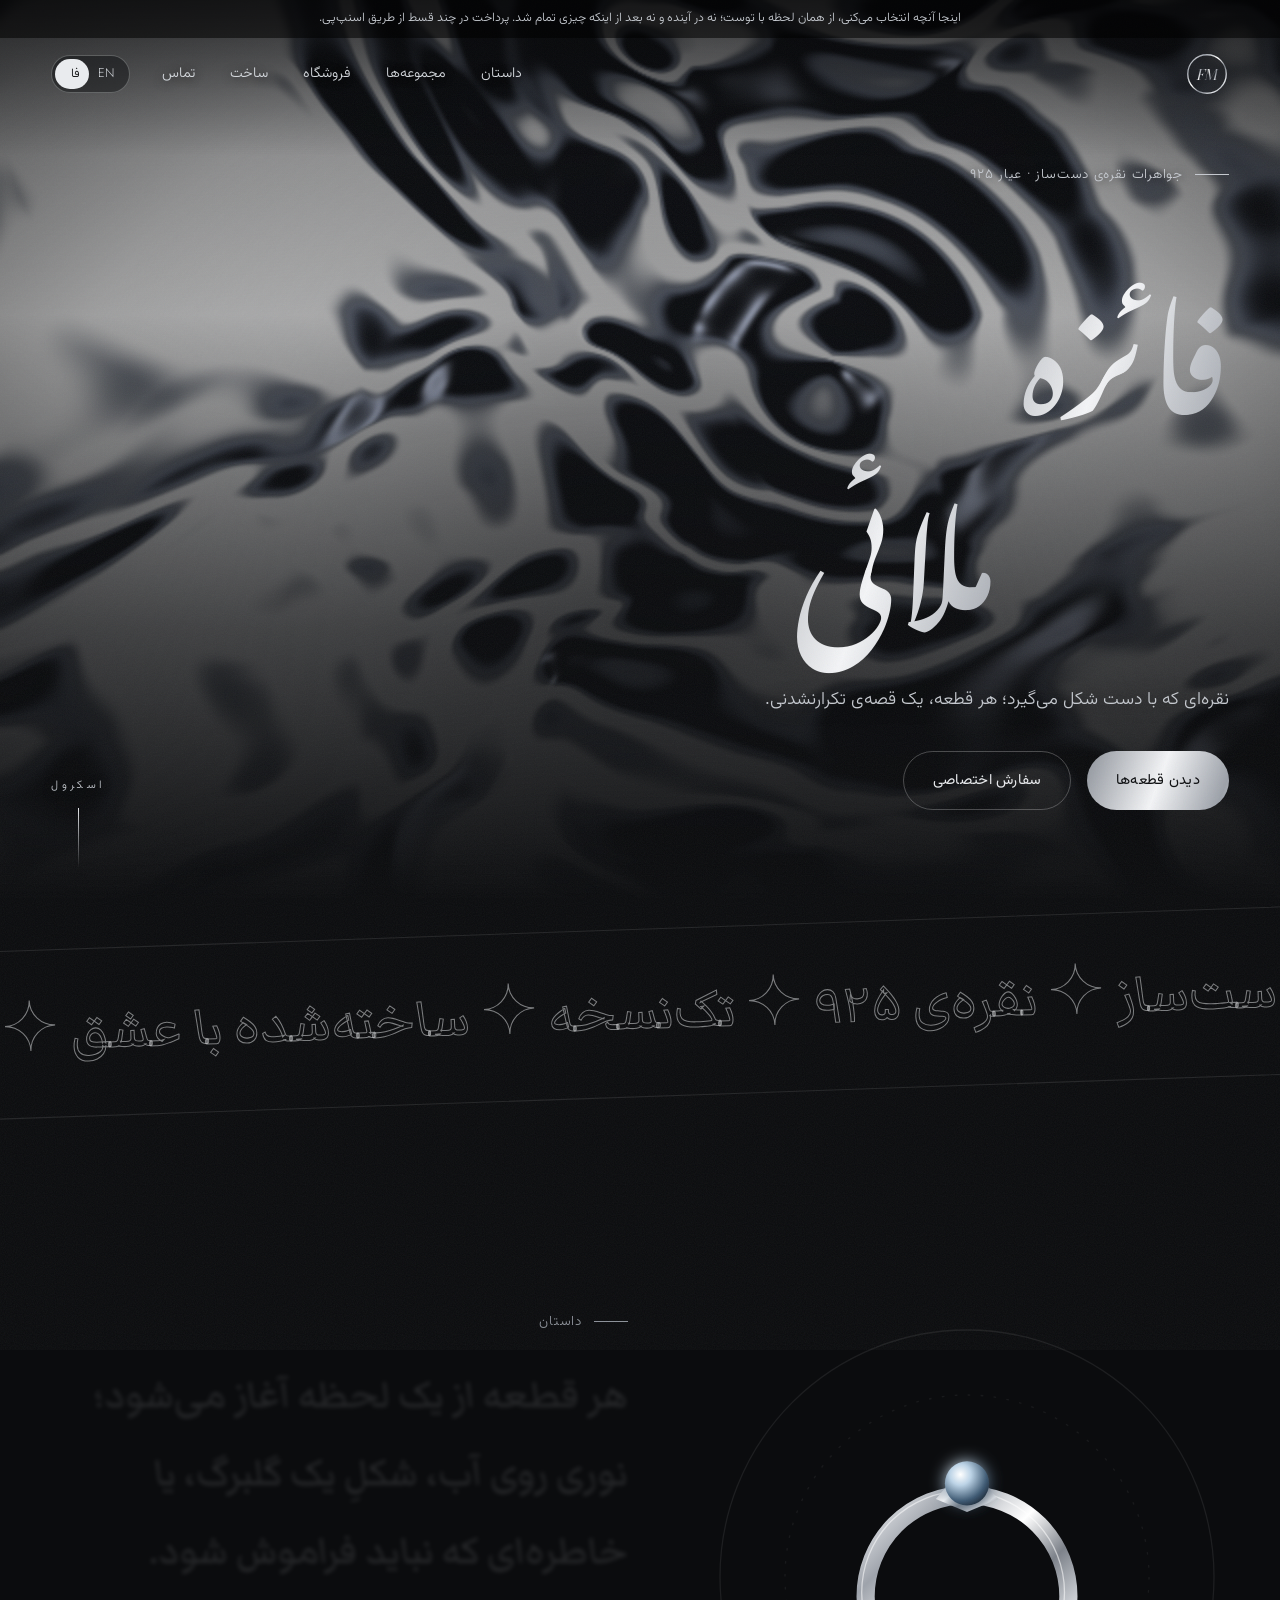
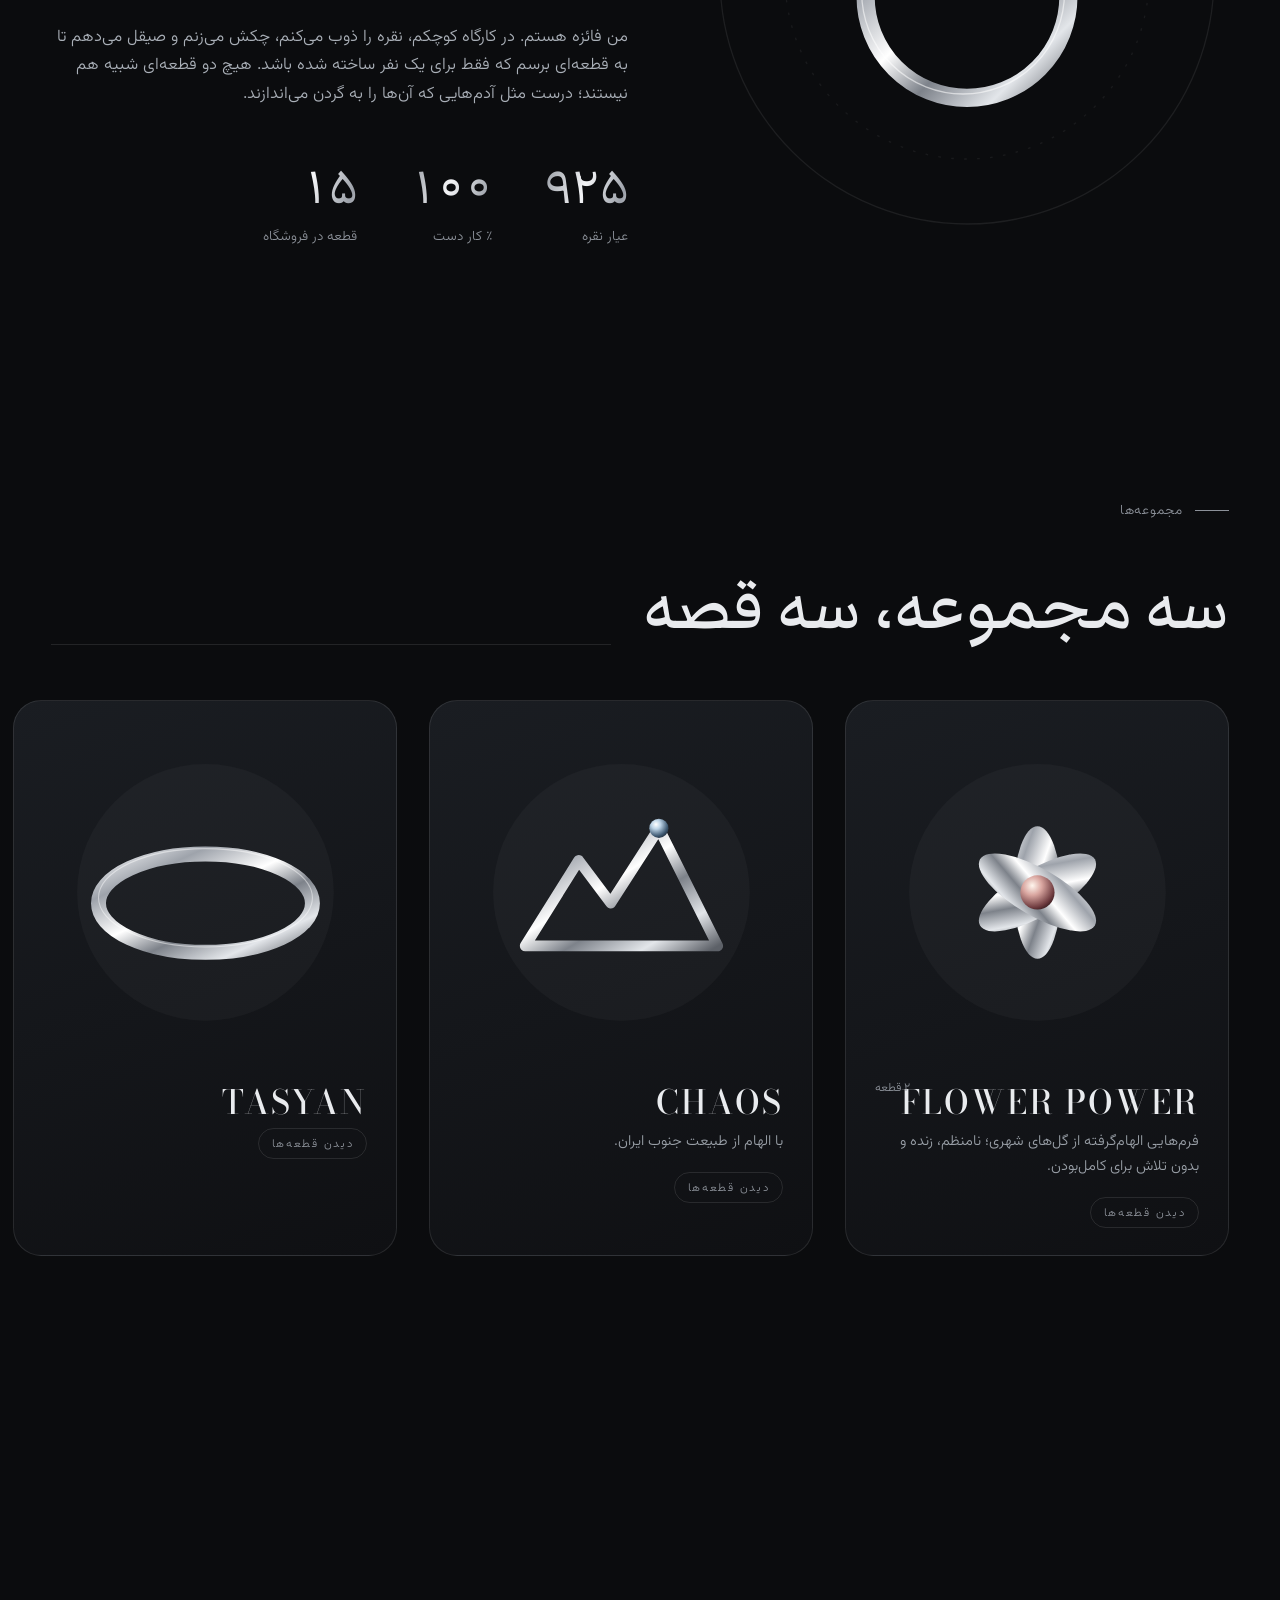
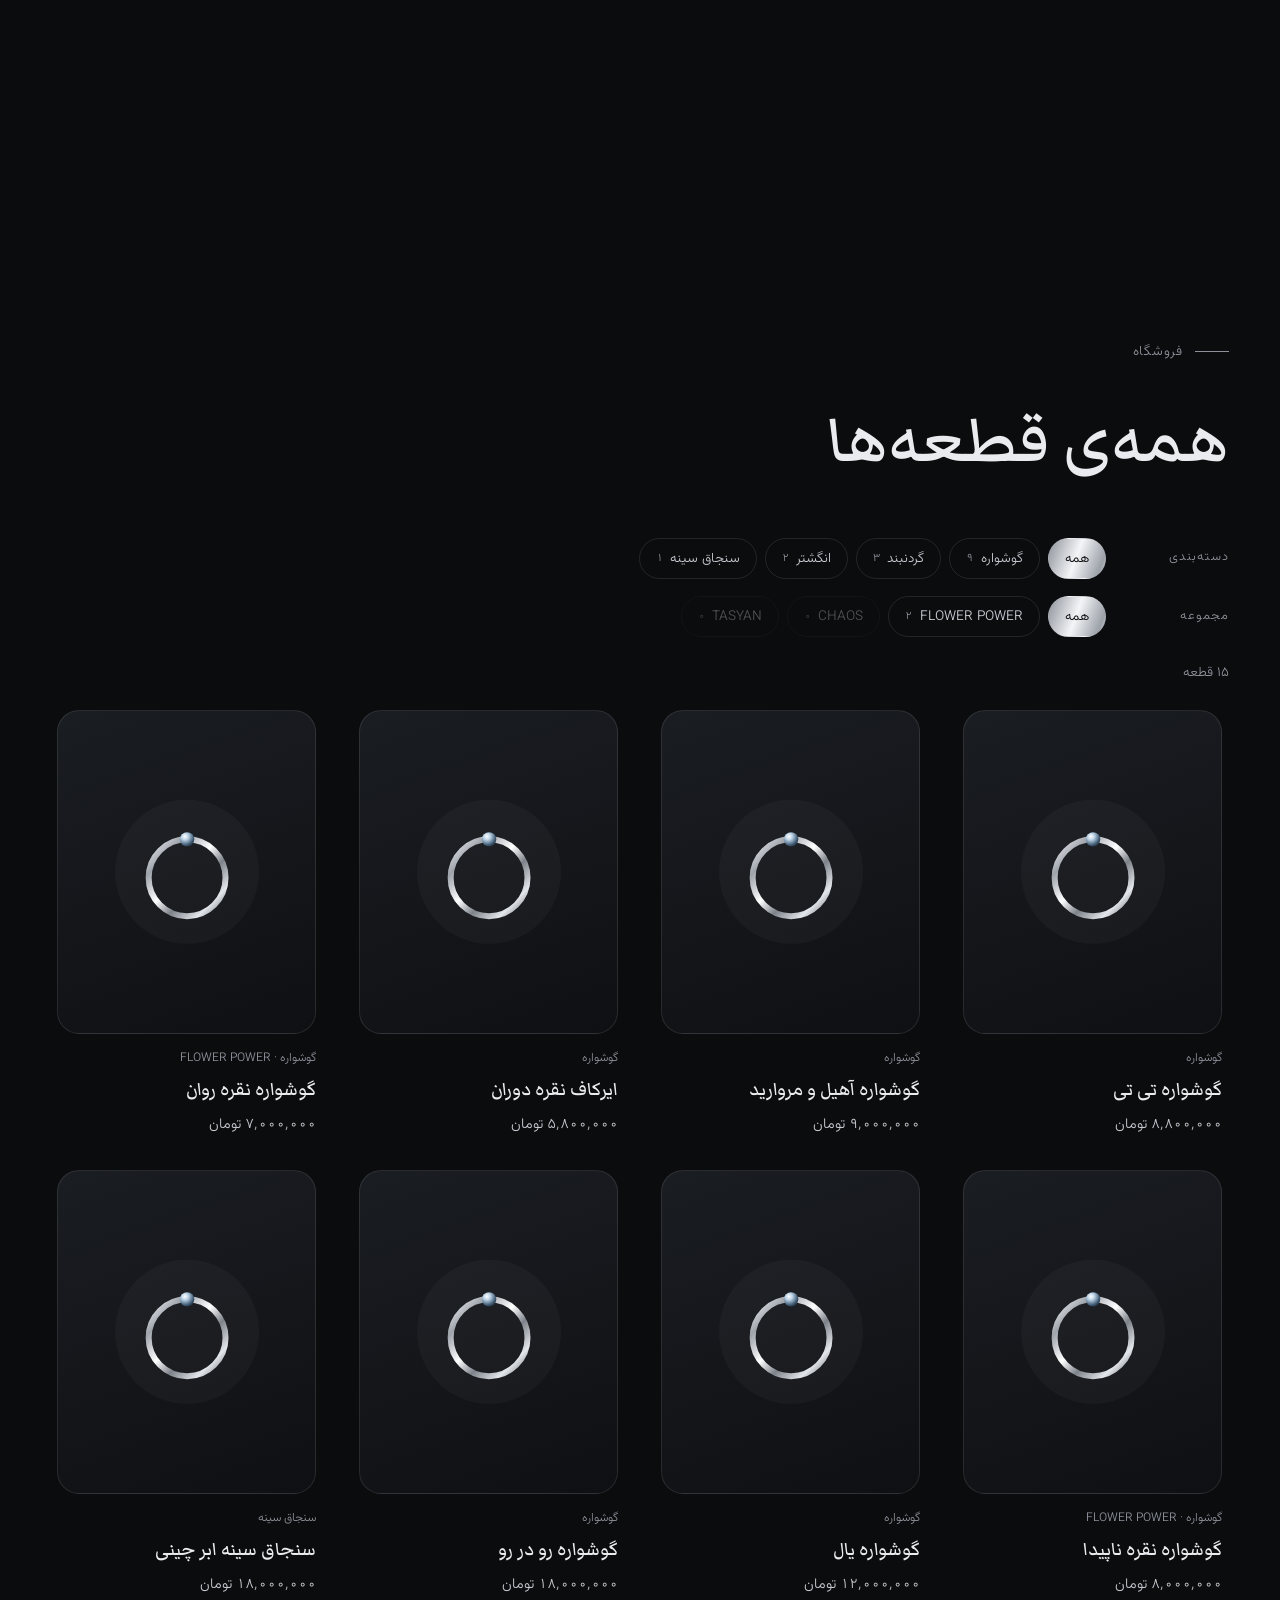
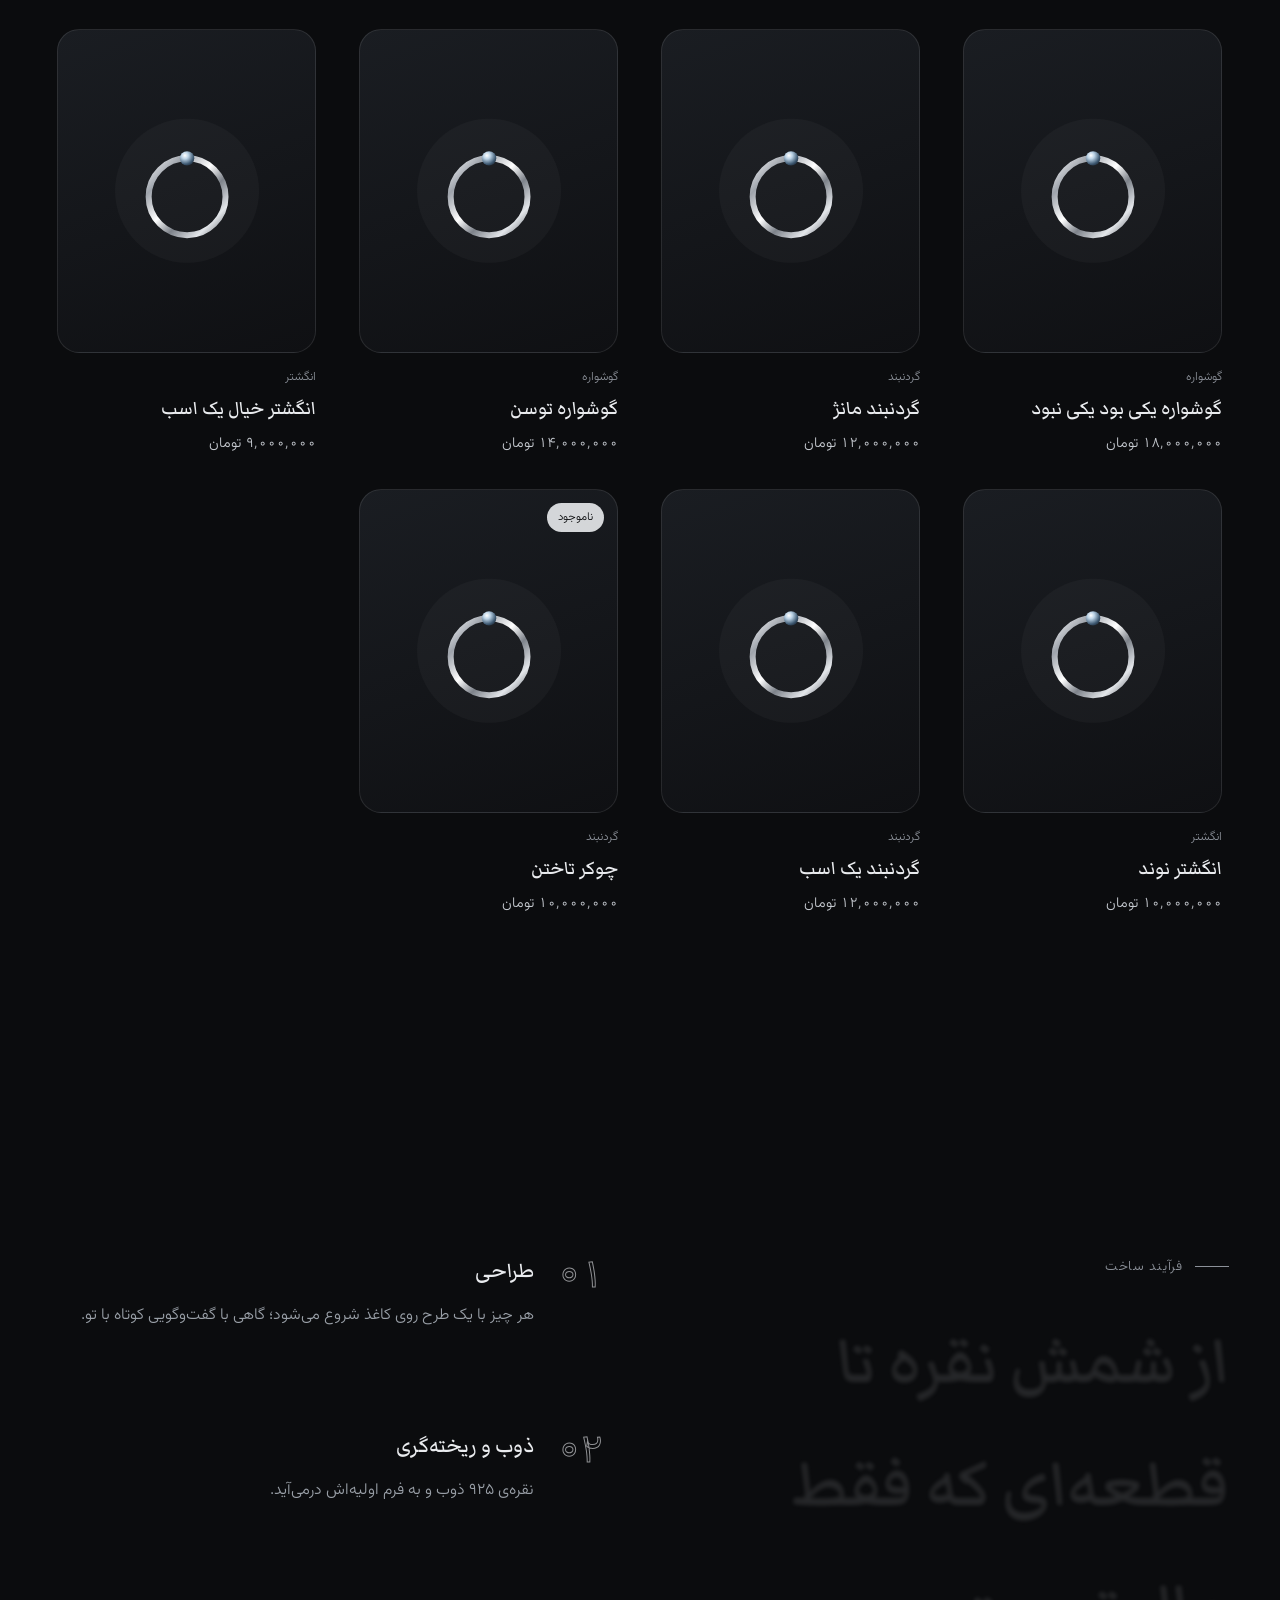
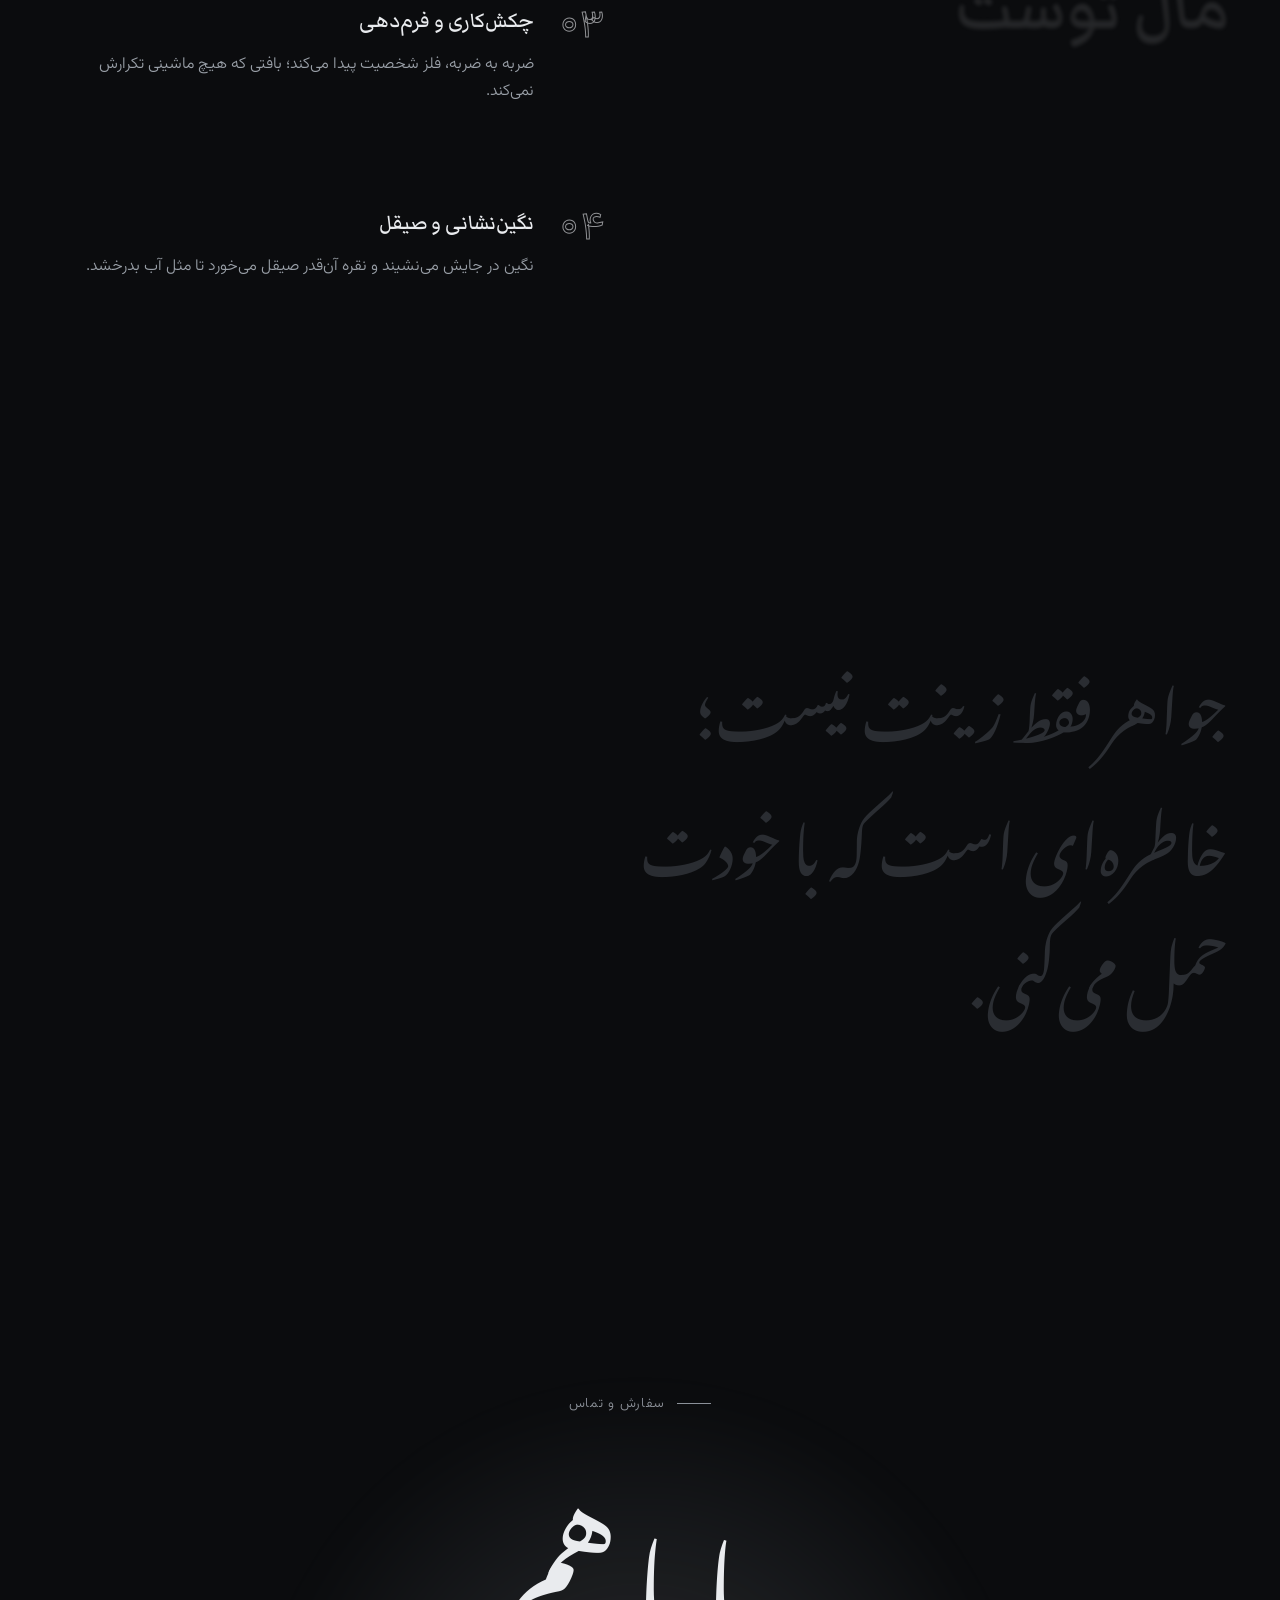
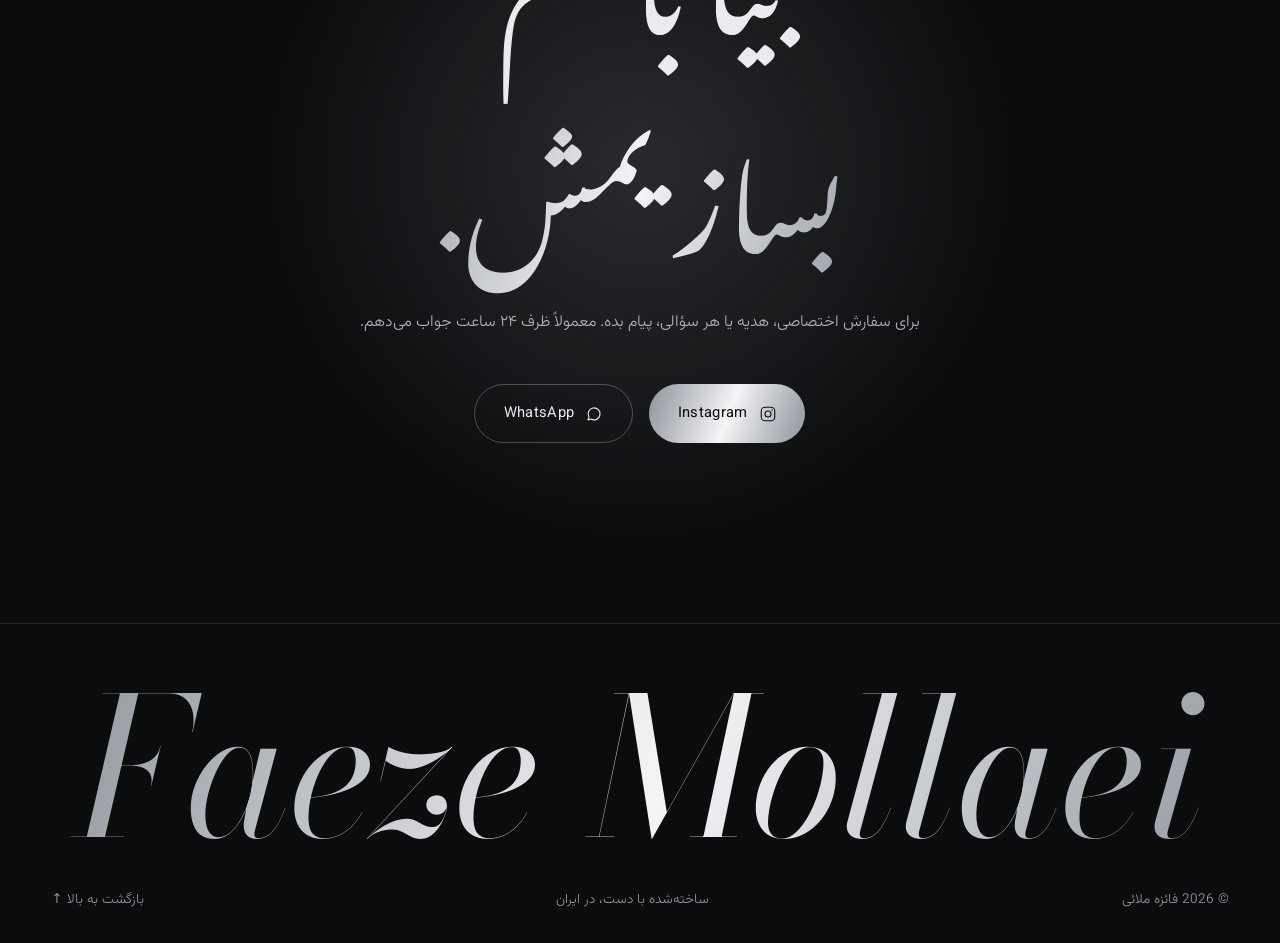
<file: index.html>
<!doctype html>
<html lang="fa" dir="rtl">
<head>
  <meta charset="utf-8">
  <meta name="viewport" content="width=device-width, initial-scale=1">
  <title>فائزه ملائی — جواهرات نقره دست‌ساز</title>
  <meta name="description" content="Faeze Mollaei — handmade sterling silver jewelry. One-of-a-kind rings, necklaces, earrings and bracelets, shaped by hand.">
  <meta name="theme-color" content="#0b0c0e">
  <meta property="og:title" content="Faeze Mollaei — Handmade Silver Jewelry">
  <meta property="og:description" content="One-of-a-kind sterling silver pieces, shaped by hand.">
  <meta property="og:type" content="website">
  <link rel="icon" href="assets/favicon.svg" type="image/svg+xml">
  <link rel="preconnect" href="https://fonts.googleapis.com">
  <link rel="preconnect" href="https://fonts.gstatic.com" crossorigin>
  <link href="https://fonts.googleapis.com/css2?family=Bodoni+Moda:ital,opsz,wght@0,6..96,400..600;1,6..96,400..600&family=Jost:wght@300;400;500&family=Markazi+Text:wght@400..600&family=Noto+Nastaliq+Urdu:wght@400..600&family=Vazirmatn:wght@300;400;500;700&display=swap" rel="stylesheet">
  <link rel="stylesheet" href="css/style.css">
</head>
<body class="is-loading">

  <!-- Shared metallic gradients used by every jewelry illustration -->
  <svg class="sr-defs" aria-hidden="true" focusable="false">
    <defs>
      <linearGradient id="silver" x1="0" y1="0" x2="1" y2="1">
        <stop offset="0" stop-color="#f6f7f9"/>
        <stop offset=".22" stop-color="#9ea3ab"/>
        <stop offset=".45" stop-color="#ffffff"/>
        <stop offset=".62" stop-color="#7d828a"/>
        <stop offset=".82" stop-color="#e3e6ea"/>
        <stop offset="1" stop-color="#5d6168"/>
      </linearGradient>
      <linearGradient id="silver-soft" x1="0" y1="1" x2="1" y2="0">
        <stop offset="0" stop-color="#4a4e55"/>
        <stop offset=".5" stop-color="#d9dce1"/>
        <stop offset="1" stop-color="#6b7078"/>
      </linearGradient>
      <radialGradient id="stone" cx=".35" cy=".3" r=".8">
        <stop offset="0" stop-color="#ffffff"/>
        <stop offset=".3" stop-color="#bcd3e6"/>
        <stop offset=".75" stop-color="#3f5a73"/>
        <stop offset="1" stop-color="#1b2633"/>
      </radialGradient>
      <radialGradient id="stone-warm" cx=".35" cy=".3" r=".8">
        <stop offset="0" stop-color="#fff6ee"/>
        <stop offset=".35" stop-color="#d9a6a0"/>
        <stop offset=".8" stop-color="#6e3b3f"/>
        <stop offset="1" stop-color="#2c1518"/>
      </radialGradient>
      <filter id="glow" x="-50%" y="-50%" width="200%" height="200%">
        <feGaussianBlur stdDeviation="6" result="b"/>
        <feMerge><feMergeNode in="b"/><feMergeNode in="SourceGraphic"/></feMerge>
      </filter>
    </defs>
  </svg>

  <!-- Loader -->
  <div class="loader" aria-hidden="true">
    <div class="loader__inner">
      <svg class="loader__mark" viewBox="0 0 120 120">
        <circle cx="60" cy="60" r="44" fill="none" stroke="url(#silver)" stroke-width="2"/>
      </svg>
      <div class="loader__name">Faeze Mollaei</div>
      <div class="loader__count"><span>0</span>%</div>
    </div>
  </div>

  <div class="cursor" aria-hidden="true"><span class="cursor__label"></span></div>
  <div class="grain" aria-hidden="true"></div>

  <header class="nav">
    <p class="announce" data-i18n="announce">اینجا آنچه انتخاب می‌کنی، از همان لحظه با توست؛ نه در آینده و نه بعد از اینکه چیزی تمام شد. پرداخت در چند قسط از طریق اسنپ‌پی.</p>
    <a class="nav__logo" href="#top" aria-label="Faeze Mollaei">
      <svg viewBox="0 0 48 48" aria-hidden="true">
        <circle cx="24" cy="24" r="21" fill="none" stroke="url(#silver)" stroke-width="1.5"/>
        <text x="24" y="30" text-anchor="middle" font-family="Bodoni Moda, Georgia, serif" font-style="italic" font-size="16" fill="url(#silver)">FM</text>
      </svg>
    </a>
    <nav class="nav__links" aria-label="Main">
      <a href="#story" data-i18n="nav.story">داستان</a>
      <a href="#collections" data-i18n="nav.collections">مجموعه‌ها</a>
      <a href="#shop" data-i18n="nav.shop">فروشگاه</a>
      <a href="#craft" data-i18n="nav.craft">ساخت</a>
      <a href="#contact" data-i18n="nav.contact">تماس</a>
    </nav>
    <button class="lang" type="button" aria-label="Switch language">
      <span data-lang="fa">فا</span><i></i><span data-lang="en">EN</span>
    </button>
    <button class="nav__burger" type="button" aria-label="Menu" aria-expanded="false"><span></span><span></span></button>
  </header>

  <div class="menu" aria-hidden="true">
    <a href="#story" data-i18n="nav.story">داستان</a>
    <a href="#collections" data-i18n="nav.collections">مجموعه‌ها</a>
    <a href="#shop" data-i18n="nav.shop">فروشگاه</a>
    <a href="#craft" data-i18n="nav.craft">ساخت</a>
    <a href="#contact" data-i18n="nav.contact">تماس</a>
  </div>

  <main id="top">
    <!-- HERO -->
    <section class="hero">
      <canvas class="hero__canvas" aria-hidden="true"></canvas>
      <div class="hero__veil" aria-hidden="true"></div>
      <div class="hero__content">
        <p class="eyebrow hero__eyebrow" data-i18n="hero.eyebrow">جواهرات نقره‌ی دست‌ساز · عیار ۹۲۵</p>
        <h1 class="hero__title">
          <span class="line"><span class="word" data-i18n="hero.first">فائزه</span></span>
          <span class="line line--indent"><span class="word" data-i18n="hero.last">ملائی</span></span>
        </h1>
        <p class="hero__lede" data-i18n="hero.lede">نقره‌ای که با دست شکل می‌گیرد؛ هر قطعه، یک قصه‌ی تکرارنشدنی.</p>
        <div class="hero__cta">
          <a class="btn btn--silver magnetic" href="#shop" data-cursor="view"><span data-i18n="hero.cta">دیدن قطعه‌ها</span></a>
          <a class="btn btn--ghost magnetic" href="#contact"><span data-i18n="hero.cta2">سفارش اختصاصی</span></a>
        </div>
      </div>
      <div class="hero__scroll" aria-hidden="true"><span data-i18n="hero.scroll">اسکرول</span><i></i></div>
    </section>

    <!-- MARQUEE -->
    <div class="marquee" aria-hidden="true">
      <div class="marquee__track">
        <span data-i18n="marquee">دست‌ساز ✦ نقره‌ی ۹۲۵ ✦ تک‌نسخه ✦ ساخته‌شده با عشق ✦ </span>
        <span data-i18n="marquee">دست‌ساز ✦ نقره‌ی ۹۲۵ ✦ تک‌نسخه ✦ ساخته‌شده با عشق ✦ </span>
        <span data-i18n="marquee">دست‌ساز ✦ نقره‌ی ۹۲۵ ✦ تک‌نسخه ✦ ساخته‌شده با عشق ✦ </span>
        <span data-i18n="marquee">دست‌ساز ✦ نقره‌ی ۹۲۵ ✦ تک‌نسخه ✦ ساخته‌شده با عشق ✦ </span>
      </div>
    </div>

    <!-- STORY -->
    <section class="story" id="story">
      <div class="story__art" aria-hidden="true">
        <svg class="orbit" viewBox="0 0 400 400">
          <circle cx="200" cy="200" r="190" fill="none" stroke="rgba(255,255,255,.08)"/>
          <circle cx="200" cy="200" r="140" fill="none" stroke="rgba(255,255,255,.06)" stroke-dasharray="2 8"/>
          <g class="orbit__spin">
            <path id="orbitText" d="M200,200 m-165,0 a165,165 0 1,1 330,0 a165,165 0 1,1 -330,0" fill="none"/>
            <text font-size="13" letter-spacing="6" fill="rgba(230,232,236,.55)" font-family="Jost, sans-serif">
              <textPath href="#orbitText">HANDMADE • STERLING SILVER 925 • FAEZE MOLLAEI • ONE OF A KIND •</textPath>
            </text>
          </g>
          <g class="orbit__ring">
            <ellipse cx="200" cy="215" rx="78" ry="78" fill="none" stroke="url(#silver)" stroke-width="14"/>
            <ellipse cx="200" cy="215" rx="78" ry="78" fill="none" stroke="rgba(255,255,255,.55)" stroke-width="1" transform="translate(-3 -3)"/>
            <path d="M176 140 L200 112 L224 140 L200 150 Z" fill="url(#silver)"/>
            <circle cx="200" cy="128" r="17" fill="url(#stone)" filter="url(#glow)"/>
          </g>
        </svg>
      </div>
      <div class="story__text">
        <p class="eyebrow" data-i18n="story.eyebrow">داستان</p>
        <h2 class="reveal-words" data-i18n="story.title">هر قطعه از یک لحظه آغاز می‌شود؛ نوری روی آب، شکلِ یک گلبرگ، یا خاطره‌ای که نباید فراموش شود.</h2>
        <p class="fade-up" data-i18n="story.body">من فائزه هستم. در کارگاه کوچکم، نقره را ذوب می‌کنم، چکش می‌زنم و صیقل می‌دهم تا به قطعه‌ای برسم که فقط برای یک نفر ساخته شده باشد. هیچ دو قطعه‌ای شبیه هم نیستند؛ درست مثل آدم‌هایی که آن‌ها را به گردن می‌اندازند.</p>
        <div class="stats fade-up">
          <div><strong class="count" data-to="925">0</strong><span data-i18n="stats.purity">عیار نقره</span></div>
          <div><strong class="count" data-to="100">0</strong><span data-i18n="stats.hand">٪ کار دست</span></div>
          <div><strong class="count" data-to="19" data-products-count>0</strong><span data-i18n="stats.pieces">قطعه در فروشگاه</span></div>
        </div>
      </div>
    </section>

    <!-- COLLECTIONS (sticky horizontal scroll) -->
    <section class="collections" id="collections">
      <div class="collections__sticky">
        <div class="collections__head">
          <p class="eyebrow" data-i18n="col.eyebrow">مجموعه‌ها</p>
          <h2 class="section-title" data-i18n="col.title">سه مجموعه، سه قصه</h2>
          <div class="collections__progress" aria-hidden="true"><i></i></div>
        </div>
        <div class="collections__track">

          <a class="card card--collection tilt" href="#shop" data-collection="flower-power" data-cursor="view">
            <div class="card__art">
              <svg viewBox="0 0 300 300" aria-hidden="true">
                <circle cx="150" cy="150" r="120" fill="rgba(255,255,255,.03)"/>
                <g fill="url(#silver)" transform="translate(150 150)">
                  <ellipse rx="22" ry="62" transform="rotate(0)"/>
                  <ellipse rx="22" ry="62" transform="rotate(60)"/>
                  <ellipse rx="22" ry="62" transform="rotate(120)"/>
                </g>
                <circle class="sparkle" cx="150" cy="150" r="16" fill="url(#stone-warm)"/>
              </svg>
            </div>
            <div class="card__meta">
              <span class="card__num"></span>
              <h3 lang="en">FLOWER POWER</h3>
              <p data-i18n="col.flower.desc">فرم‌هایی الهام‌گرفته از گل‌های شهری؛ نامنظم، زنده و بدون تلاش برای کامل‌بودن.</p>
              <span class="card__tag" data-i18n="col.view">دیدن قطعه‌ها</span>
            </div>
          </a>

          <a class="card card--collection tilt" href="#shop" data-collection="chaos" data-cursor="view">
            <div class="card__art">
              <svg viewBox="0 0 300 300" aria-hidden="true">
                <circle cx="150" cy="150" r="120" fill="rgba(255,255,255,.03)"/>
                <path d="M60 200 L110 120 L140 160 L185 90 L240 200 Z" fill="none" stroke="url(#silver)" stroke-width="10" stroke-linejoin="round"/>
                <circle class="sparkle" cx="185" cy="90" r="9" fill="url(#stone)"/>
              </svg>
            </div>
            <div class="card__meta">
              <span class="card__num"></span>
              <h3 lang="en">CHAOS</h3>
              <p data-i18n="col.chaos.desc">با الهام از طبیعت جنوب ایران.</p>
              <span class="card__tag" data-i18n="col.view">دیدن قطعه‌ها</span>
            </div>
          </a>

          <a class="card card--collection tilt" href="#shop" data-collection="tasyan" data-cursor="view">
            <div class="card__art">
              <svg viewBox="0 0 300 300" aria-hidden="true">
                <circle cx="150" cy="150" r="120" fill="rgba(255,255,255,.03)"/>
                <ellipse cx="150" cy="160" rx="100" ry="46" fill="none" stroke="url(#silver)" stroke-width="14"/>
                <ellipse cx="150" cy="160" rx="100" ry="46" fill="none" stroke="rgba(255,255,255,.45)" stroke-width="1" transform="translate(0 -5)"/>
              </svg>
            </div>
            <div class="card__meta">
              <span class="card__num"></span>
              <h3 lang="en">TASYAN</h3>
              <p></p>
              <span class="card__tag" data-i18n="col.view">دیدن قطعه‌ها</span>
            </div>
          </a>

          <article class="card card--cta">
            <a href="#shop" class="card__link magnetic" data-collection="all">
              <span data-i18n="col.cta">همه‌ی<br>قطعه‌ها</span>
              <svg viewBox="0 0 24 24" aria-hidden="true"><path d="M5 12h14M13 6l6 6-6 6" fill="none" stroke="currentColor" stroke-width="1.5"/></svg>
            </a>
          </article>
        </div>
      </div>
    </section>

    <!-- SHOP: every product, filtered by category and collection -->
    <section class="shop" id="shop">
      <div class="shop__head">
        <p class="eyebrow" data-i18n="shop.eyebrow">فروشگاه</p>
        <h2 class="section-title" data-i18n="shop.title">همه‌ی قطعه‌ها</h2>
      </div>
      <div class="filters">
        <div class="filter" role="group" aria-labelledby="filter-category">
          <span class="filter__label" id="filter-category" data-i18n="shop.category">دسته‌بندی</span>
          <div class="chips" data-filter="category"></div>
        </div>
        <div class="filter" role="group" aria-labelledby="filter-collection">
          <span class="filter__label" id="filter-collection" data-i18n="shop.collection">مجموعه</span>
          <div class="chips" data-filter="collection"></div>
        </div>
      </div>
      <p class="shop__count" aria-live="polite"></p>
      <div class="grid"></div>
    </section>

    <!-- CRAFT / PROCESS -->
    <section class="craft" id="craft">
      <div class="craft__head">
        <p class="eyebrow" data-i18n="craft.eyebrow">فرآیند ساخت</p>
        <h2 class="section-title reveal-words" data-i18n="craft.title">از شمش نقره تا قطعه‌ای که فقط مال توست</h2>
      </div>
      <div class="craft__steps">
        <svg class="craft__line" viewBox="0 0 10 1000" preserveAspectRatio="none" aria-hidden="true">
          <path d="M5 0 V1000" stroke="#d9dce1" stroke-width="2" fill="none"/>
        </svg>
        <div class="step fade-up">
          <span class="step__num">01</span>
          <div><h3 data-i18n="craft.1.t">طراحی</h3><p data-i18n="craft.1.d">هر چیز با یک طرح روی کاغذ شروع می‌شود؛ گاهی با گفت‌وگویی کوتاه با تو.</p></div>
        </div>
        <div class="step fade-up">
          <span class="step__num">02</span>
          <div><h3 data-i18n="craft.2.t">ذوب و ریخته‌گری</h3><p data-i18n="craft.2.d">نقره‌ی ۹۲۵ ذوب و به فرم اولیه‌اش درمی‌آید.</p></div>
        </div>
        <div class="step fade-up">
          <span class="step__num">03</span>
          <div><h3 data-i18n="craft.3.t">چکش‌کاری و فرم‌دهی</h3><p data-i18n="craft.3.d">ضربه به ضربه، فلز شخصیت پیدا می‌کند؛ بافتی که هیچ ماشینی تکرارش نمی‌کند.</p></div>
        </div>
        <div class="step fade-up">
          <span class="step__num">04</span>
          <div><h3 data-i18n="craft.4.t">نگین‌نشانی و صیقل</h3><p data-i18n="craft.4.d">نگین در جایش می‌نشیند و نقره آن‌قدر صیقل می‌خورد تا مثل آب بدرخشد.</p></div>
        </div>
      </div>
    </section>

    <!-- STATEMENT -->
    <section class="statement">
      <p class="statement__text fill-text" data-i18n="statement">جواهر فقط زینت نیست؛ خاطره‌ای است که با خودت حمل می‌کنی.</p>
    </section>

    <!-- CONTACT -->
    <section class="contact" id="contact">
      <div class="contact__glow" aria-hidden="true"></div>
      <p class="eyebrow" data-i18n="contact.eyebrow">سفارش و تماس</p>
      <h2 class="contact__title">
        <span class="line"><span class="word" data-i18n="contact.t1">بیا با هم</span></span>
        <span class="line"><span class="word shimmer" data-i18n="contact.t2">بسازیمش.</span></span>
      </h2>
      <p class="contact__lede" data-i18n="contact.lede">برای سفارش اختصاصی، هدیه یا هر سؤالی، پیام بده. معمولاً ظرف ۲۴ ساعت جواب می‌دهم.</p>
      <div class="contact__links">
        <a class="btn btn--silver magnetic" href="https://www.instagram.com/faezemollaei/" target="_blank" rel="noopener" data-cursor="open">
          <svg viewBox="0 0 24 24" aria-hidden="true"><rect x="3" y="3" width="18" height="18" rx="5" fill="none" stroke="currentColor" stroke-width="1.5"/><circle cx="12" cy="12" r="4" fill="none" stroke="currentColor" stroke-width="1.5"/><circle cx="17.5" cy="6.5" r="1" fill="currentColor"/></svg>
          <span>Instagram</span>
        </a>
        <a class="btn btn--ghost magnetic" href="https://wa.me/989137293424" target="_blank" rel="noopener" data-cursor="open">
          <svg viewBox="0 0 24 24" aria-hidden="true"><path d="M4 20l1.3-4A8 8 0 1 1 8 18.7L4 20z" fill="none" stroke="currentColor" stroke-width="1.5" stroke-linejoin="round"/></svg>
          <span>WhatsApp</span>
        </a>
      </div>
    </section>
  </main>

  <dialog class="pmodal" aria-labelledby="pmodal-title">
    <button class="pmodal__close" type="button" data-i18n-aria="shop.close" aria-label="بستن">×</button>
    <div class="pmodal__gallery">
      <div class="pmodal__main"></div>
      <div class="pmodal__thumbs"></div>
    </div>
    <div class="pmodal__info">
      <p class="pmodal__meta"></p>
      <h3 class="pmodal__title" id="pmodal-title"></h3>
      <p class="pmodal__price"></p>
      <p class="pmodal__stock"></p>
      <p class="pmodal__desc"></p>
      <a class="btn btn--silver pmodal__order" href="#contact"><span data-i18n="shop.order">سفارش این قطعه</span></a>
    </div>
  </dialog>

  <footer class="footer">
    <div class="footer__big" aria-hidden="true">Faeze Mollaei</div>
    <div class="footer__row">
      <span>© <span class="year"></span> <span data-i18n="footer.name">فائزه ملائی</span></span>
      <span data-i18n="footer.made">ساخته‌شده با دست، در ایران</span>
      <a href="#top" class="footer__top" data-i18n="footer.top">بازگشت به بالا ↑</a>
    </div>
  </footer>

  <script src="js/i18n.js"></script>
  <script src="js/products.js"></script>
  <script src="js/shop.js"></script>
  <script src="js/liquid.js"></script>
  <script src="js/main.js"></script>
</body>
</html>
</file>
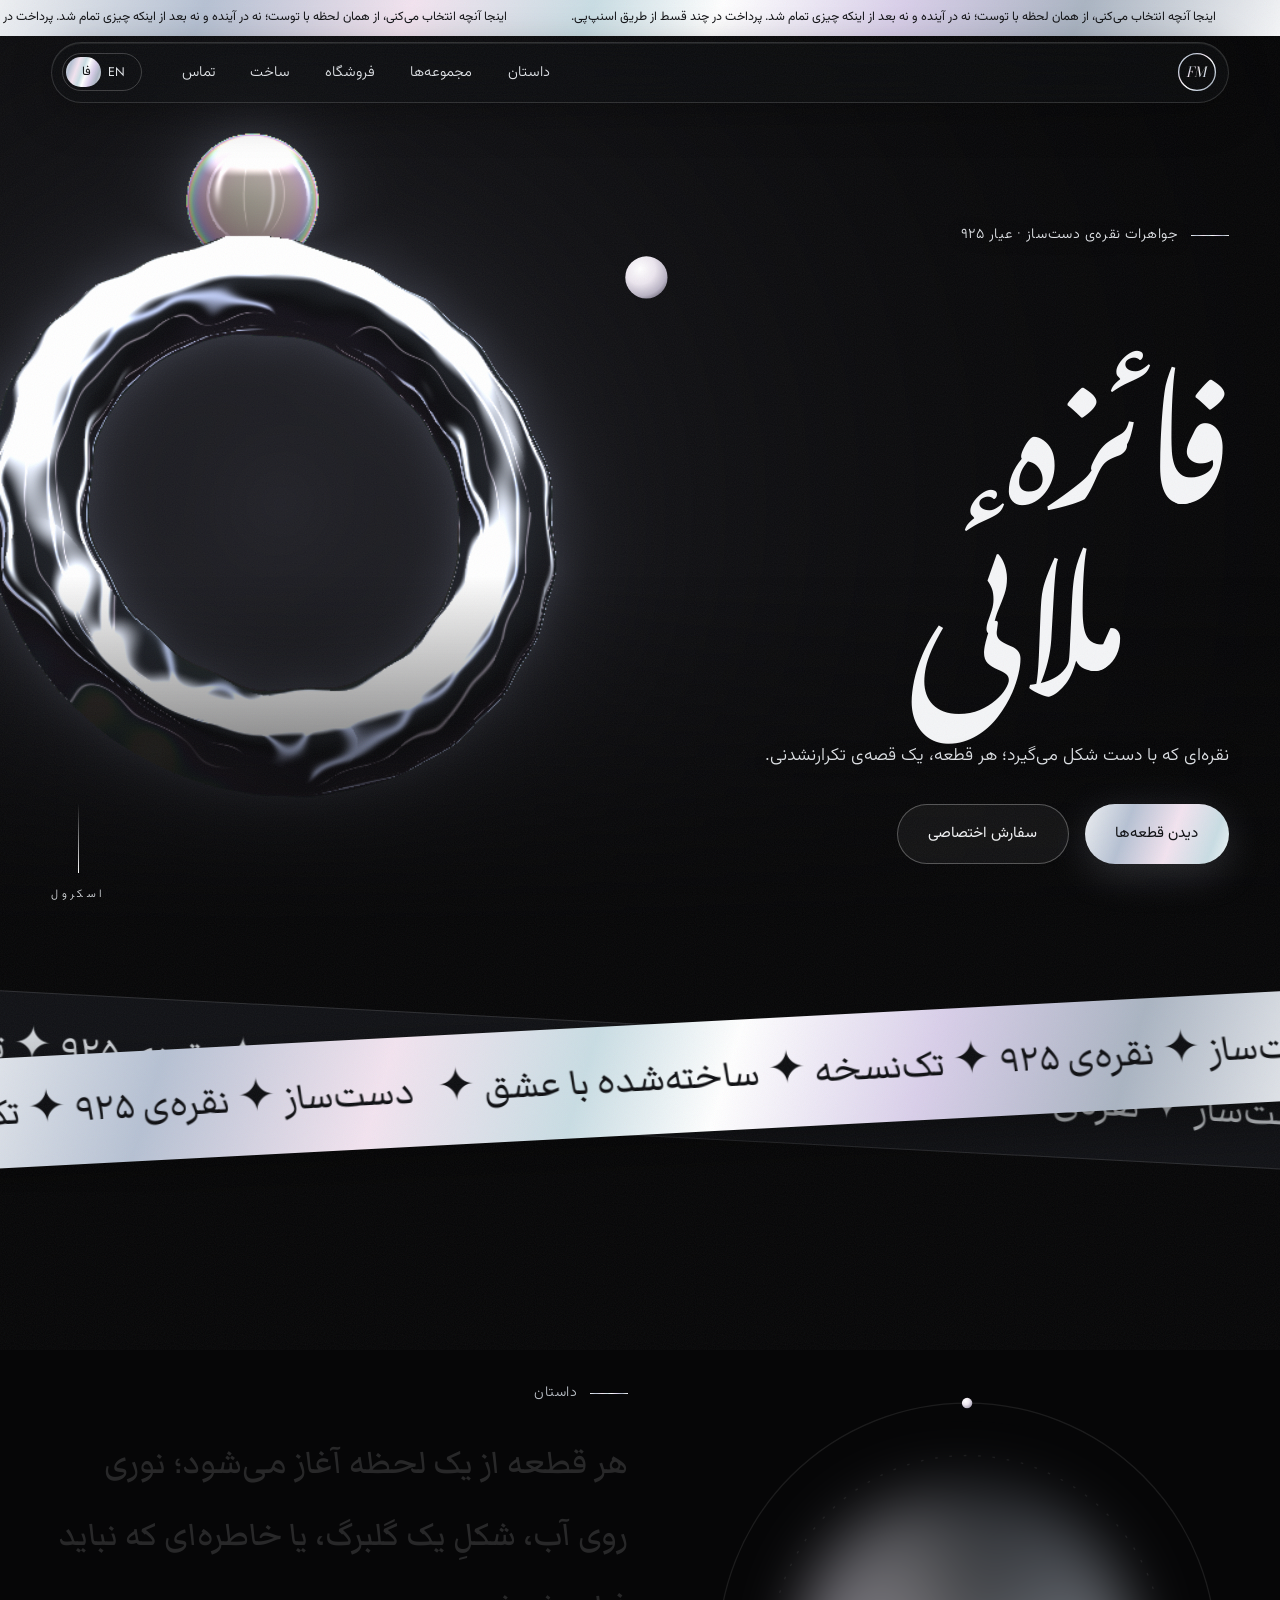
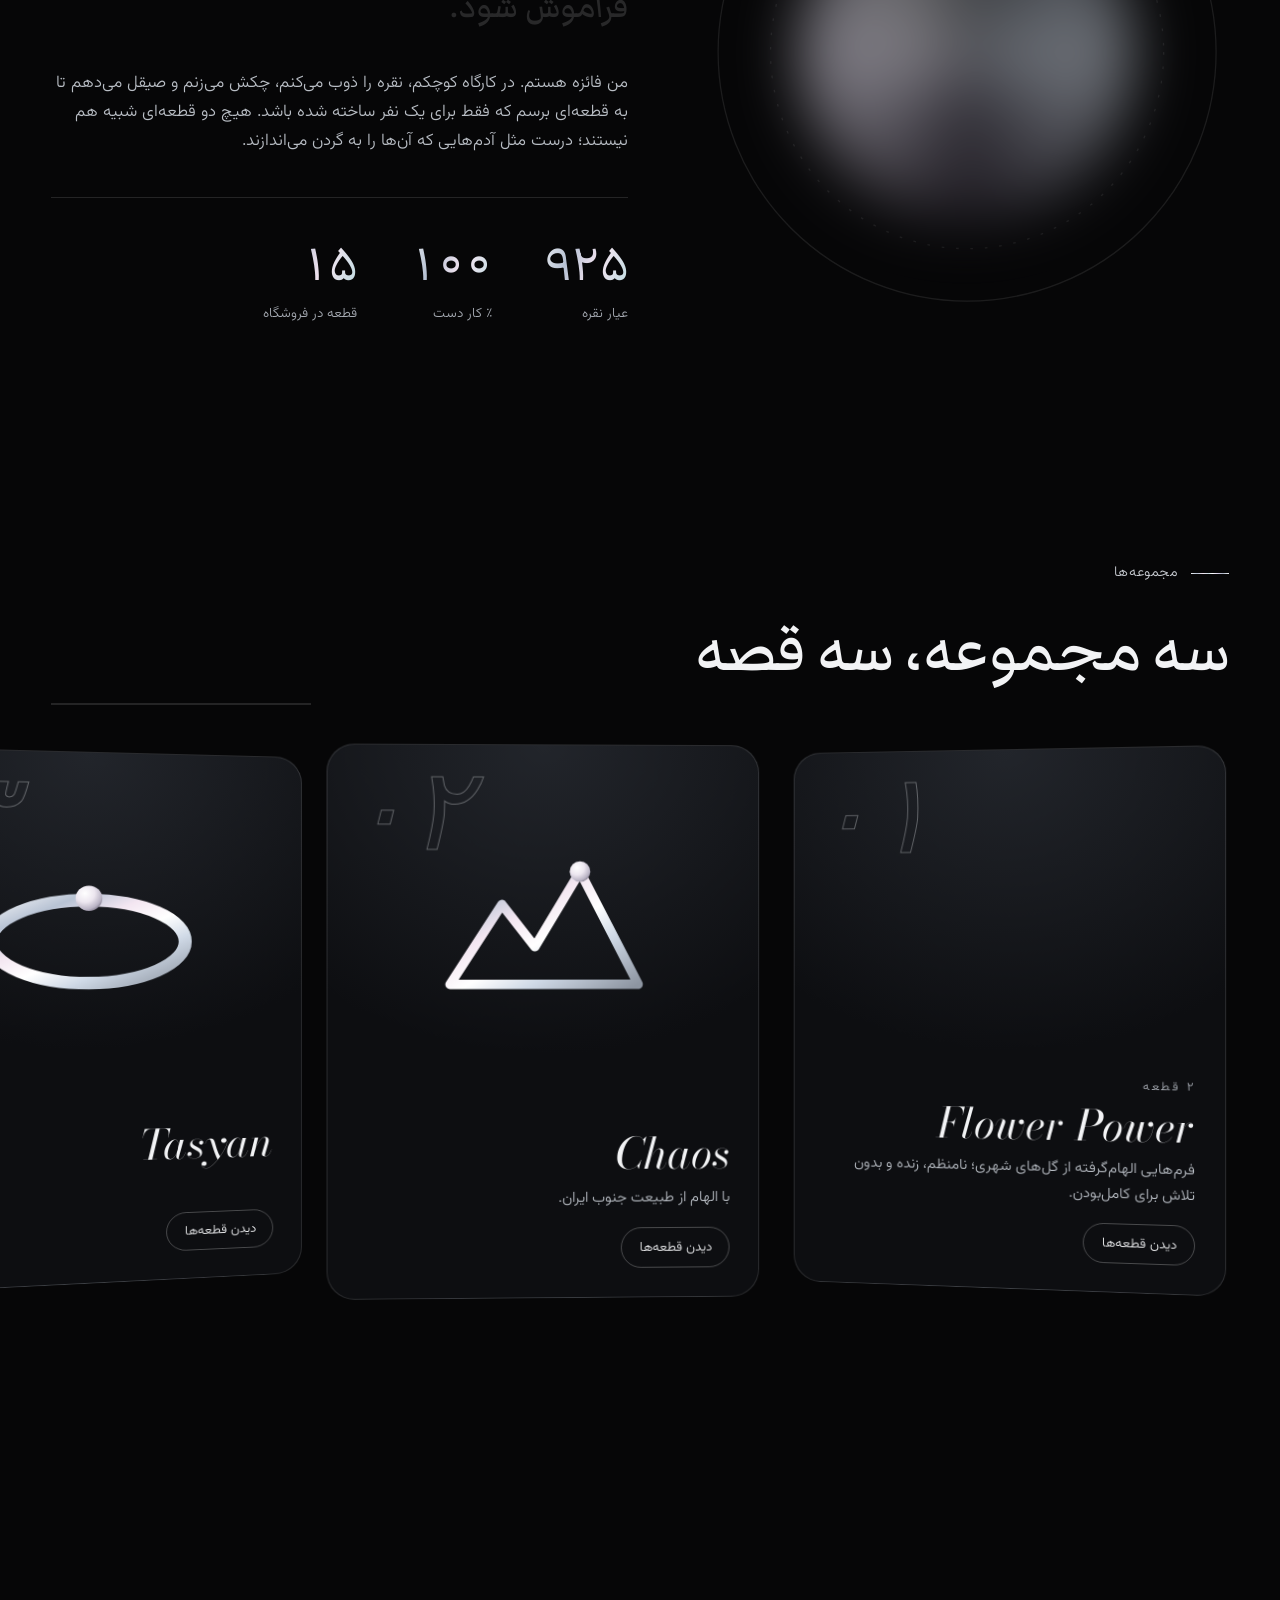
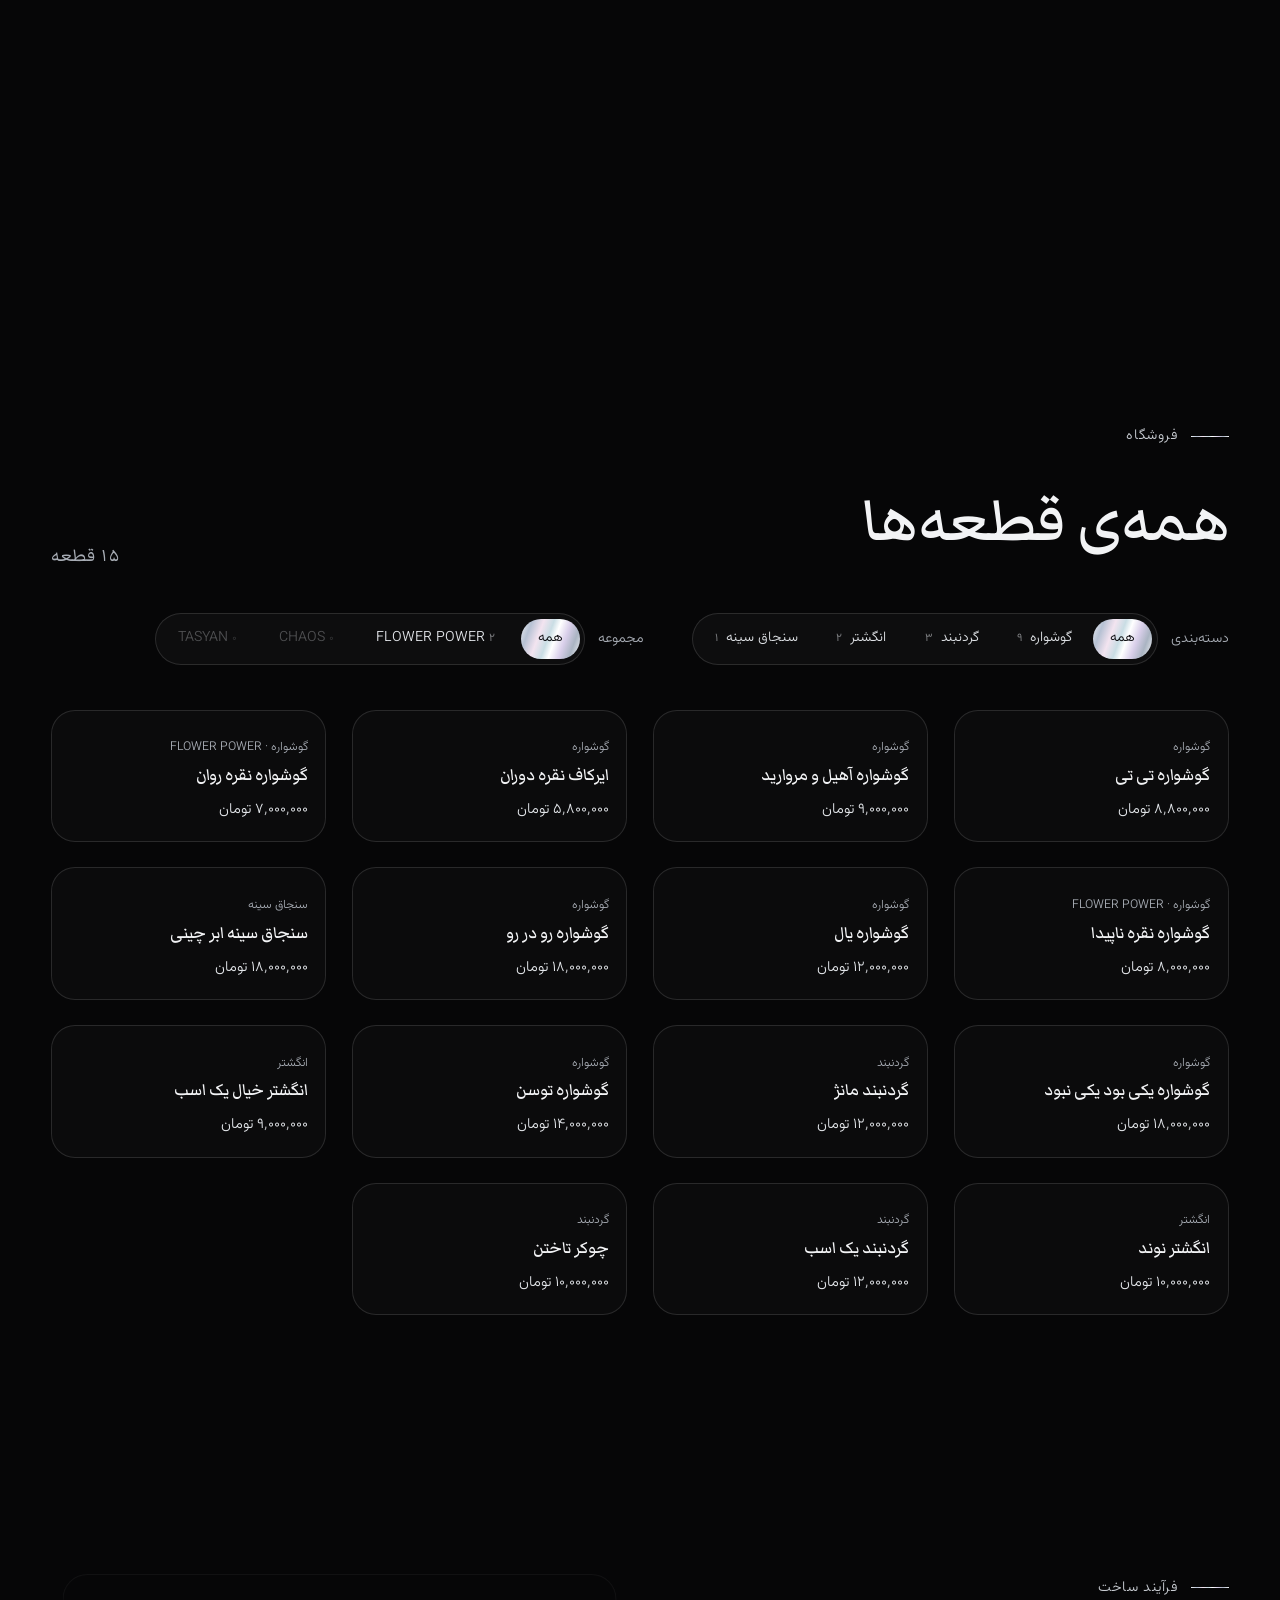
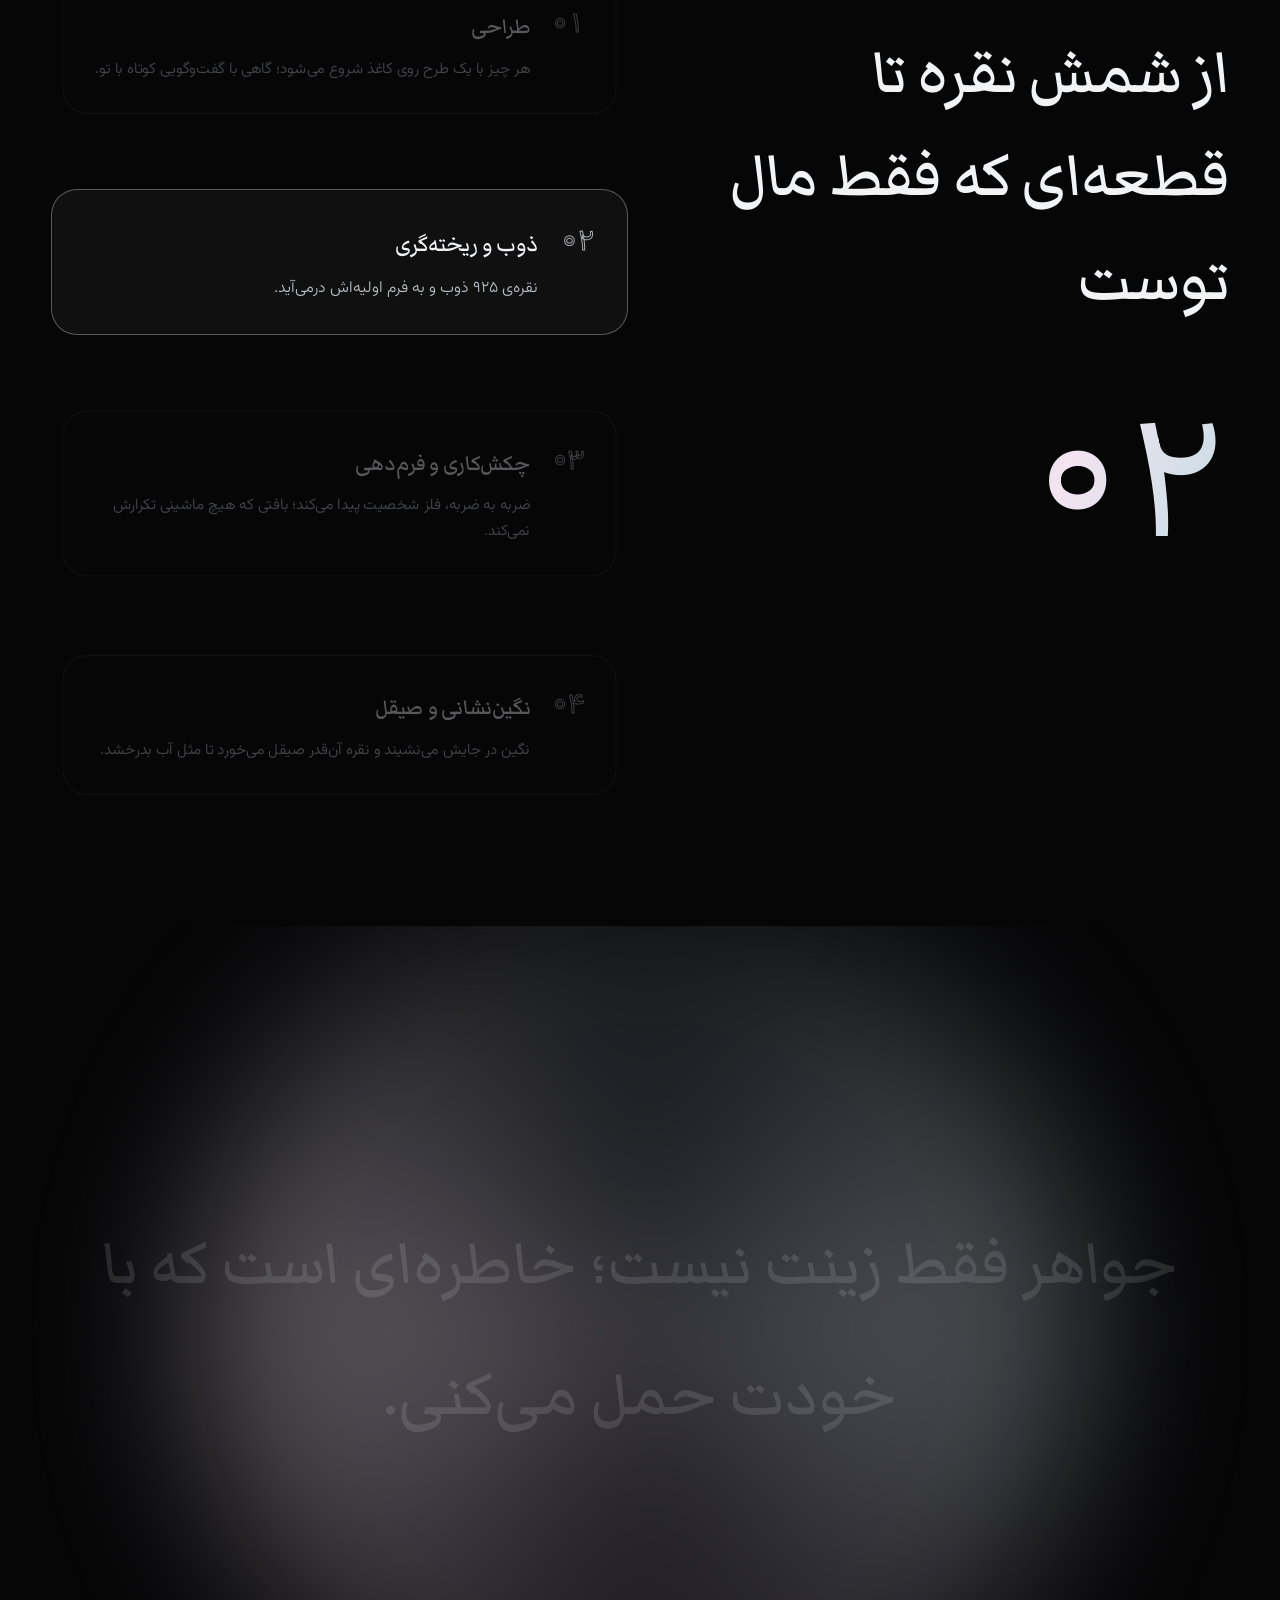
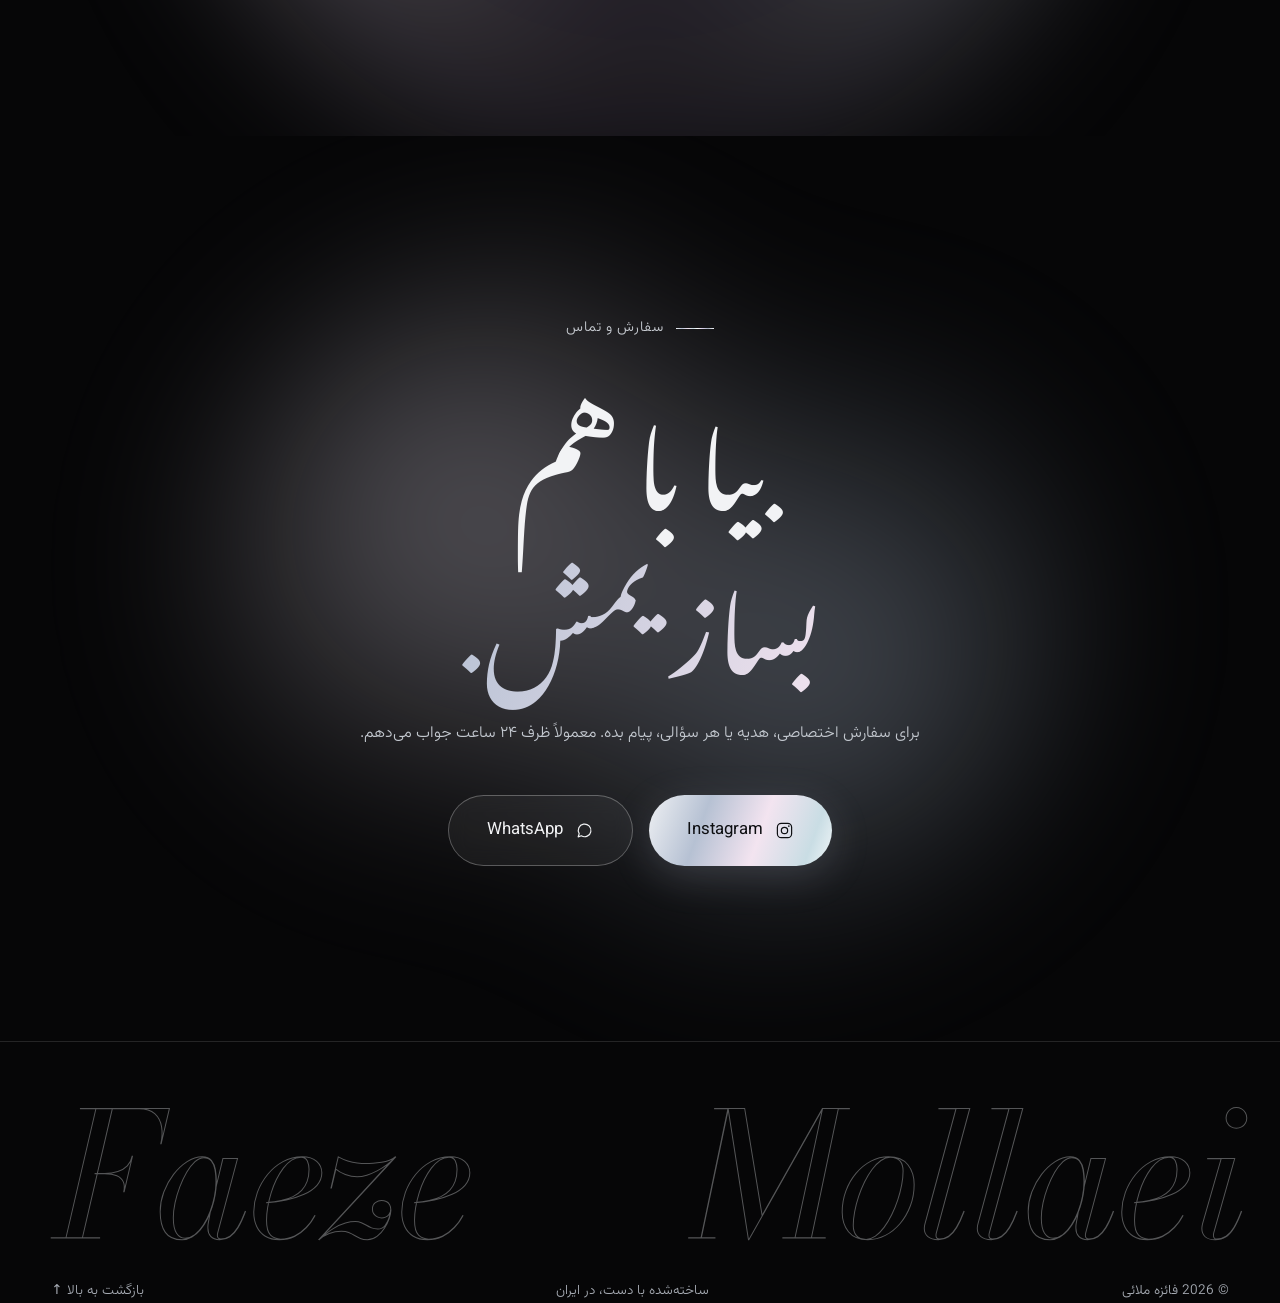
<file: v2/index.html>
<!doctype html>
<html lang="fa" dir="rtl">
<head>
  <meta charset="utf-8">
  <meta name="viewport" content="width=device-width, initial-scale=1">
  <title>فائزه ملائی — جواهرات نقره دست‌ساز</title>
  <meta name="description" content="Faeze Mollaei — handmade sterling silver jewelry. One-of-a-kind pieces, shaped by hand.">
  <meta name="theme-color" content="#060607">
  <meta property="og:title" content="Faeze Mollaei — Handmade Silver Jewelry">
  <meta property="og:description" content="One-of-a-kind sterling silver pieces, shaped by hand.">
  <meta property="og:type" content="website">
  <link rel="icon" href="../assets/favicon.svg" type="image/svg+xml">
  <link rel="preconnect" href="https://fonts.googleapis.com">
  <link rel="preconnect" href="https://fonts.gstatic.com" crossorigin>
  <link href="https://fonts.googleapis.com/css2?family=Bodoni+Moda:ital,opsz,wght@0,6..96,400..600;1,6..96,400..600&family=Jost:wght@300;400;500&family=Markazi+Text:wght@400..600&family=Noto+Nastaliq+Urdu:wght@400..600&family=Vazirmatn:wght@300;400;500;700&display=swap" rel="stylesheet">
  <link rel="stylesheet" href="style.css">
</head>
<body class="is-loading">

  <svg class="sr-defs" aria-hidden="true" focusable="false">
    <defs>
      <linearGradient id="holo" x1="0" y1="0" x2="1" y2="1">
        <stop offset="0" stop-color="#f4f5f7"/>
        <stop offset=".2" stop-color="#b8c3d4"/>
        <stop offset=".38" stop-color="#f3e6f1"/>
        <stop offset=".55" stop-color="#ffffff"/>
        <stop offset=".72" stop-color="#cfd9e6"/>
        <stop offset="1" stop-color="#8d95a1"/>
      </linearGradient>
      <radialGradient id="pearl" cx=".35" cy=".3" r=".8">
        <stop offset="0" stop-color="#ffffff"/>
        <stop offset=".45" stop-color="#ece6ef"/>
        <stop offset=".8" stop-color="#b9b3c4"/>
        <stop offset="1" stop-color="#6f6a7a"/>
      </radialGradient>
    </defs>
  </svg>

  <!-- Intro: curtains lift off the page -->
  <div class="intro" aria-hidden="true">
    <div class="intro__panels"><i></i><i></i><i></i><i></i><i></i></div>
    <div class="intro__mark">
      <svg viewBox="0 0 120 120"><circle cx="60" cy="60" r="50" fill="none" stroke="url(#holo)" stroke-width="1.5"/>
        <text x="60" y="72" text-anchor="middle" font-family="Bodoni Moda, Georgia, serif" font-style="italic" font-size="34" fill="url(#holo)">FM</text></svg>
      <span class="intro__count">0</span>
    </div>
  </div>

  <div class="cursor" aria-hidden="true"><span class="cursor__dot"></span><span class="cursor__ring"><b class="cursor__label"></b></span></div>
  <div class="grain" aria-hidden="true"></div>
  <div class="progress" aria-hidden="true"></div>

  <div class="ticker" aria-hidden="false">
    <div class="ticker__track"><span data-i18n="announce"></span><span data-i18n="announce" aria-hidden="true"></span></div>
  </div>

  <header class="nav">
    <a class="nav__logo" href="#top" aria-label="Faeze Mollaei">
      <svg viewBox="0 0 48 48" aria-hidden="true">
        <circle cx="24" cy="24" r="21" fill="none" stroke="url(#holo)" stroke-width="1.5"/>
        <text x="24" y="30" text-anchor="middle" font-family="Bodoni Moda, Georgia, serif" font-style="italic" font-size="16" fill="url(#holo)">FM</text>
      </svg>
    </a>
    <nav class="nav__links" aria-label="Main">
      <i class="nav__pill" aria-hidden="true"></i>
      <a href="#story" data-i18n="nav.story">داستان</a>
      <a href="#collections" data-i18n="nav.collections">مجموعه‌ها</a>
      <a href="#shop" data-i18n="nav.shop">فروشگاه</a>
      <a href="#craft" data-i18n="nav.craft">ساخت</a>
      <a href="#contact" data-i18n="nav.contact">تماس</a>
    </nav>
    <button class="lang" type="button" aria-label="Switch language">
      <span data-lang="fa">فا</span><i></i><span data-lang="en">EN</span>
    </button>
    <button class="nav__burger" type="button" aria-label="Menu" aria-expanded="false"><span></span><span></span></button>
  </header>

  <div class="menu" aria-hidden="true">
    <a href="#story" data-i18n="nav.story">داستان</a>
    <a href="#collections" data-i18n="nav.collections">مجموعه‌ها</a>
    <a href="#shop" data-i18n="nav.shop">فروشگاه</a>
    <a href="#craft" data-i18n="nav.craft">ساخت</a>
    <a href="#contact" data-i18n="nav.contact">تماس</a>
  </div>

  <main id="top">
    <!-- HERO -->
    <section class="hero">
      <canvas class="hero__canvas" aria-hidden="true"></canvas>
      <div class="hero__fallback" aria-hidden="true"></div>
      <div class="hero__inner">
        <p class="eyebrow hero__eyebrow" data-i18n="hero.eyebrow">جواهرات نقره‌ی دست‌ساز · عیار ۹۲۵</p>
        <h1 class="hero__title">
          <span class="hero__line" data-split data-i18n="hero.first">فائزه</span>
          <span class="hero__line hero__line--2" data-split data-i18n="hero.last">ملائی</span>
        </h1>
        <p class="hero__lede" data-i18n="hero.lede">نقره‌ای که با دست شکل می‌گیرد؛ هر قطعه، یک قصه‌ی تکرارنشدنی.</p>
        <div class="hero__cta">
          <a class="btn btn--holo magnetic" href="#shop" data-cursor="view"><span data-i18n="hero.cta">دیدن قطعه‌ها</span></a>
          <a class="btn btn--glass magnetic" href="#contact"><span data-i18n="hero.cta2">سفارش اختصاصی</span></a>
        </div>
      </div>
      <svg class="hero__badge" viewBox="0 0 200 200" aria-hidden="true">
        <path id="badgePath" d="M100,100 m-78,0 a78,78 0 1,1 156,0 a78,78 0 1,1 -156,0" fill="none"/>
        <text font-size="15" letter-spacing="5.2" fill="#e9ebee" font-family="Jost, sans-serif"><textPath href="#badgePath">STERLING SILVER 925 • HANDMADE • ONE OF A KIND •</textPath></text>
        <circle cx="100" cy="100" r="30" fill="url(#pearl)"/>
      </svg>
      <div class="hero__scroll" aria-hidden="true"><i></i><span data-i18n="hero.scroll">اسکرول</span></div>
    </section>

    <!-- MARQUEE: two crossing bands, speed follows the scroll -->
    <div class="bands" aria-hidden="true">
      <div class="band band--holo"><div class="band__track"><span data-i18n="marquee"></span><span data-i18n="marquee"></span><span data-i18n="marquee"></span><span data-i18n="marquee"></span></div></div>
      <div class="band band--dark"><div class="band__track"><span data-i18n="marquee"></span><span data-i18n="marquee"></span><span data-i18n="marquee"></span><span data-i18n="marquee"></span></div></div>
    </div>

    <!-- STORY -->
    <section class="story" id="story">
      <div class="story__art" aria-hidden="true">
        <div class="story__orb"></div>
        <svg class="story__orbit" viewBox="0 0 400 400">
          <circle cx="200" cy="200" r="190" fill="none" stroke="rgba(255,255,255,.09)"/>
          <circle cx="200" cy="200" r="150" fill="none" stroke="rgba(255,255,255,.07)" stroke-dasharray="2 9"/>
          <circle cx="200" cy="10" r="4" fill="url(#pearl)"/>
        </svg>
        <div class="story__floats"></div>
      </div>
      <div class="story__text">
        <p class="eyebrow" data-i18n="story.eyebrow">داستان</p>
        <h2 class="scrub-words" data-i18n="story.title">هر قطعه از یک لحظه آغاز می‌شود؛ نوری روی آب، شکلِ یک گلبرگ، یا خاطره‌ای که نباید فراموش شود.</h2>
        <p class="rise" data-i18n="story.body">من فائزه هستم. در کارگاه کوچکم، نقره را ذوب می‌کنم، چکش می‌زنم و صیقل می‌دهم تا به قطعه‌ای برسم که فقط برای یک نفر ساخته شده باشد.</p>
        <div class="stats rise">
          <div><strong class="count" data-to="925">0</strong><span data-i18n="stats.purity">عیار نقره</span></div>
          <div><strong class="count" data-to="100">0</strong><span data-i18n="stats.hand">٪ کار دست</span></div>
          <div><strong class="count" data-to="15" data-products-count>0</strong><span data-i18n="stats.pieces">قطعه در فروشگاه</span></div>
        </div>
      </div>
    </section>

    <!-- COLLECTIONS: sticky horizontal gallery with 3D cards -->
    <section class="collections" id="collections">
      <div class="collections__sticky">
        <div class="collections__head">
          <p class="eyebrow" data-i18n="col.eyebrow">مجموعه‌ها</p>
          <h2 class="title" data-i18n="col.title">سه مجموعه، سه قصه</h2>
          <div class="collections__progress" aria-hidden="true"><i></i></div>
        </div>
        <div class="collections__track">
          <a class="ccard" href="#shop" data-collection="flower-power" data-cursor="view">
            <span class="ccard__index" aria-hidden="true">01</span>
            <div class="ccard__art">
              <svg viewBox="0 0 300 300" aria-hidden="true"><g fill="url(#holo)" transform="translate(150 150)"><ellipse rx="22" ry="64"/><ellipse rx="22" ry="64" transform="rotate(60)"/><ellipse rx="22" ry="64" transform="rotate(120)"/></g><circle cx="150" cy="150" r="17" fill="url(#pearl)"/></svg>
            </div>
            <div class="ccard__meta">
              <span class="ccard__num"></span>
              <h3 lang="en">Flower Power</h3>
              <p data-i18n="col.flower.desc"></p>
              <span class="ccard__go" data-i18n="col.view">دیدن قطعه‌ها</span>
            </div>
          </a>
          <a class="ccard" href="#shop" data-collection="chaos" data-cursor="view">
            <span class="ccard__index" aria-hidden="true">02</span>
            <div class="ccard__art">
              <svg viewBox="0 0 300 300" aria-hidden="true"><path d="M50 205 L105 120 L140 165 L188 85 L250 205 Z" fill="none" stroke="url(#holo)" stroke-width="10" stroke-linejoin="round"/><circle cx="188" cy="85" r="11" fill="url(#pearl)"/></svg>
            </div>
            <div class="ccard__meta">
              <span class="ccard__num"></span>
              <h3 lang="en">Chaos</h3>
              <p data-i18n="col.chaos.desc"></p>
              <span class="ccard__go" data-i18n="col.view">دیدن قطعه‌ها</span>
            </div>
          </a>
          <a class="ccard" href="#shop" data-collection="tasyan" data-cursor="view">
            <span class="ccard__index" aria-hidden="true">03</span>
            <div class="ccard__art">
              <svg viewBox="0 0 300 300" aria-hidden="true"><ellipse cx="150" cy="160" rx="102" ry="46" fill="none" stroke="url(#holo)" stroke-width="14"/><circle cx="150" cy="112" r="14" fill="url(#pearl)"/></svg>
            </div>
            <div class="ccard__meta">
              <span class="ccard__num"></span>
              <h3 lang="en">Tasyan</h3>
              <p></p>
              <span class="ccard__go" data-i18n="col.view">دیدن قطعه‌ها</span>
            </div>
          </a>
          <a class="ccard ccard--all magnetic" href="#shop" data-collection="all" data-cursor="view">
            <span data-i18n="col.cta">همه‌ی<br>قطعه‌ها</span>
            <svg viewBox="0 0 24 24" aria-hidden="true"><path d="M5 12h14M13 6l6 6-6 6" fill="none" stroke="currentColor" stroke-width="1.5"/></svg>
          </a>
        </div>
      </div>
    </section>

    <!-- SHOP -->
    <section class="shop" id="shop">
      <div class="shop__head">
        <div>
          <p class="eyebrow" data-i18n="shop.eyebrow">فروشگاه</p>
          <h2 class="title" data-i18n="shop.title">همه‌ی قطعه‌ها</h2>
        </div>
        <p class="shop__count" aria-live="polite"></p>
      </div>
      <div class="filters">
        <div class="filter" role="group" aria-labelledby="f-cat">
          <span class="filter__label" id="f-cat" data-i18n="shop.category">دسته‌بندی</span>
          <div class="chips" data-filter="category"></div>
        </div>
        <div class="filter" role="group" aria-labelledby="f-col">
          <span class="filter__label" id="f-col" data-i18n="shop.collection">مجموعه</span>
          <div class="chips" data-filter="collection"></div>
        </div>
      </div>
      <div class="grid"></div>
    </section>

    <!-- CRAFT -->
    <section class="craft" id="craft">
      <div class="craft__aside">
        <p class="eyebrow" data-i18n="craft.eyebrow">فرآیند ساخت</p>
        <h2 class="title" data-i18n="craft.title">از شمش نقره تا قطعه‌ای که فقط مال توست</h2>
        <div class="craft__big" aria-hidden="true"><span class="craft__digit">01</span></div>
      </div>
      <ol class="craft__steps">
        <li class="step"><span class="step__num">01</span><div><h3 data-i18n="craft.1.t">طراحی</h3><p data-i18n="craft.1.d"></p></div></li>
        <li class="step"><span class="step__num">02</span><div><h3 data-i18n="craft.2.t">ذوب و ریخته‌گری</h3><p data-i18n="craft.2.d"></p></div></li>
        <li class="step"><span class="step__num">03</span><div><h3 data-i18n="craft.3.t">چکش‌کاری و فرم‌دهی</h3><p data-i18n="craft.3.d"></p></div></li>
        <li class="step"><span class="step__num">04</span><div><h3 data-i18n="craft.4.t">نگین‌نشانی و صیقل</h3><p data-i18n="craft.4.d"></p></div></li>
      </ol>
    </section>

    <!-- STATEMENT -->
    <section class="statement">
      <div class="statement__glow" aria-hidden="true"></div>
      <p class="statement__text scrub-words scrub-words--holo" data-i18n="statement">جواهر فقط زینت نیست؛ خاطره‌ای است که با خودت حمل می‌کنی.</p>
    </section>

    <!-- CONTACT -->
    <section class="contact" id="contact">
      <div class="contact__aura" aria-hidden="true"></div>
      <p class="eyebrow" data-i18n="contact.eyebrow">سفارش و تماس</p>
      <h2 class="contact__title">
        <span class="contact__line" data-i18n="contact.t1">بیا با هم</span>
        <span class="contact__line contact__line--holo" data-i18n="contact.t2">بسازیمش.</span>
      </h2>
      <p class="contact__lede" data-i18n="contact.lede"></p>
      <div class="contact__links">
        <a class="btn btn--holo btn--xl magnetic" href="https://www.instagram.com/faezemollaei/" target="_blank" rel="noopener" data-cursor="open">
          <svg viewBox="0 0 24 24" aria-hidden="true"><rect x="3" y="3" width="18" height="18" rx="5" fill="none" stroke="currentColor" stroke-width="1.5"/><circle cx="12" cy="12" r="4" fill="none" stroke="currentColor" stroke-width="1.5"/><circle cx="17.5" cy="6.5" r="1" fill="currentColor"/></svg>
          <span>Instagram</span>
        </a>
        <a class="btn btn--glass btn--xl magnetic" href="https://wa.me/989137293424" target="_blank" rel="noopener" data-cursor="open">
          <svg viewBox="0 0 24 24" aria-hidden="true"><path d="M4 20l1.3-4A8 8 0 1 1 8 18.7L4 20z" fill="none" stroke="currentColor" stroke-width="1.5" stroke-linejoin="round"/></svg>
          <span>WhatsApp</span>
        </a>
      </div>
    </section>
  </main>

  <dialog class="pmodal" aria-labelledby="pmodal-title">
    <div class="pmodal__card">
      <button class="pmodal__close" type="button" aria-label="بستن">×</button>
      <div class="pmodal__gallery">
        <div class="pmodal__main"></div>
        <div class="pmodal__thumbs"></div>
      </div>
      <div class="pmodal__info">
        <p class="pmodal__meta"></p>
        <h3 class="pmodal__title" id="pmodal-title"></h3>
        <p class="pmodal__price"></p>
        <p class="pmodal__stock"></p>
        <p class="pmodal__desc"></p>
        <a class="btn btn--holo pmodal__order" href="#contact"><span data-i18n="shop.order">سفارش این قطعه</span></a>
      </div>
    </div>
  </dialog>

  <footer class="footer">
    <div class="footer__big" aria-hidden="true"><span>Faeze</span> <span>Mollaei</span></div>
    <div class="footer__row">
      <span>© <span class="year"></span> <span data-i18n="footer.name">فائزه ملائی</span></span>
      <span data-i18n="footer.made">ساخته‌شده با دست، در ایران</span>
      <a href="#top" class="footer__top" data-i18n="footer.top">بازگشت به بالا ↑</a>
    </div>
  </footer>

  <script src="vendor/motion.js"></script>
  <script src="../js/i18n.js"></script>
  <script src="../js/products.js"></script>
  <script src="ring.js"></script>
  <script src="app.js"></script>
</body>
</html>
</file>
<file: css/style.css>
/* ==========================================================
   Faeze Mollaei — Handmade Silver
   ========================================================== */

:root {
  --bg: #0b0c0e;
  --bg-2: #121418;
  --ink: #e9ebee;
  --muted: #8c9199;
  --line: rgba(255, 255, 255, .1);
  --silver: linear-gradient(110deg, #8d929a 0%, #f4f5f7 22%, #9ca1a9 40%, #ffffff 52%, #7b8088 70%, #e6e8eb 88%, #8d929a 100%);
  --accent: #bcd3e6;
  --ease: cubic-bezier(.16, 1, .3, 1);
  /* Type: Bodoni Moda (high-contrast display) + Jost (geometric body) for Latin;
     Noto Nastaliq (calligraphic display), Markazi Text (headings), Vazirmatn (body) for Persian. */
  --latin: "Bodoni Moda", "Markazi Text", Georgia, serif;
  --display: "Bodoni Moda", Georgia, serif;
  --serif: "Bodoni Moda", "Markazi Text", Georgia, serif;
  --sans: "Jost", "Vazirmatn", system-ui, sans-serif;
  --gutter: clamp(16px, 4vw, 56px);
}

html[lang="fa"] {
  --display: "Noto Nastaliq Urdu", "Markazi Text", serif;
  --serif: "Markazi Text", "Vazirmatn", serif;
  --sans: "Vazirmatn", "Jost", system-ui, sans-serif;
}

*, *::before, *::after { box-sizing: border-box; }
html { scroll-behavior: smooth; -webkit-text-size-adjust: 100%; overflow-x: hidden; overflow-x: clip; }
body {
  margin: 0;
  background: var(--bg);
  color: var(--ink);
  font-family: var(--sans);
  font-weight: 300;
  line-height: 1.7;
  overflow-x: hidden;
  overflow-x: clip;
  -webkit-font-smoothing: antialiased;
}
body.is-loading { overflow: hidden; }
a { color: inherit; text-decoration: none; }
img, svg { display: block; max-width: 100%; }
button { font: inherit; color: inherit; background: none; border: 0; cursor: pointer; }
::selection { background: #e9ebee; color: #0b0c0e; }

.sr-defs { position: absolute; width: 0; height: 0; overflow: hidden; }

.eyebrow {
  font-family: var(--sans);
  font-size: .75rem;
  letter-spacing: .3em;
  text-transform: uppercase;
  color: var(--muted);
  margin: 0 0 1.5rem;
  display: inline-flex;
  align-items: center;
  gap: .9em;
}
.eyebrow::before { content: ""; width: 2.5em; height: 1px; background: currentColor; }
html[lang="fa"] .eyebrow { letter-spacing: .05em; font-size: .85rem; }

.section-title {
  font-family: var(--serif);
  font-weight: 300;
  font-size: clamp(2.2rem, 5.5vw, 4.6rem);
  line-height: 1.1;
  margin: 0;
}

/* ---------- Silver text ---------- */
.shimmer, .hero__title .word, .footer__big {
  background: var(--silver);
  background-size: 250% 100%;
  -webkit-background-clip: text;
  background-clip: text;
  color: transparent;
  animation: shimmer 7s linear infinite;
}
@keyframes shimmer { to { background-position: -250% 0; } }

/* ---------- Grain ---------- */
.grain {
  position: fixed; inset: -50%;
  pointer-events: none; z-index: 90; opacity: .06;
  background-image: url("data:image/svg+xml,%3Csvg xmlns='http://www.w3.org/2000/svg' width='160' height='160'%3E%3Cfilter id='n'%3E%3CfeTurbulence type='fractalNoise' baseFrequency='.9' numOctaves='3' stitchTiles='stitch'/%3E%3C/filter%3E%3Crect width='100%25' height='100%25' filter='url(%23n)'/%3E%3C/svg%3E");
  animation: grain 1s steps(6) infinite;
}
@keyframes grain {
  0%, 100% { transform: translate(0, 0); }
  20% { transform: translate(-4%, 3%); }
  40% { transform: translate(3%, -5%); }
  60% { transform: translate(-6%, -2%); }
  80% { transform: translate(5%, 4%); }
}

/* ---------- Loader ---------- */
.loader {
  position: fixed; inset: 0; z-index: 200;
  background: var(--bg);
  display: grid; place-items: center;
  transition: clip-path 1.2s var(--ease);
  clip-path: inset(0 0 0 0);
}
.loader.is-done { clip-path: inset(0 0 100% 0); }
.loader__inner { display: grid; justify-items: center; gap: 1rem; }
.loader__mark { width: 90px; animation: spin 2.4s linear infinite; }
.loader__mark circle { stroke-dasharray: 276; stroke-dashoffset: 200; }
@keyframes spin { to { transform: rotate(360deg); } }
.loader__name {
  font-family: var(--latin);
  font-size: 1.6rem; letter-spacing: .25em; text-transform: uppercase;
  background: var(--silver); background-size: 250% 100%;
  -webkit-background-clip: text; background-clip: text; color: transparent;
  animation: shimmer 3s linear infinite;
}
.loader__count { font-family: "Jost", sans-serif; font-size: .75rem; color: var(--muted); letter-spacing: .2em; }

/* ---------- Cursor ---------- */
.cursor {
  position: fixed; top: 0; left: 0; z-index: 150;
  width: 14px; height: 14px; margin: -7px 0 0 -7px;
  border-radius: 50%;
  background: #fff;
  mix-blend-mode: difference;
  pointer-events: none;
  display: grid; place-items: center;
  transition: width .4s var(--ease), height .4s var(--ease), margin .4s var(--ease), opacity .3s;
  opacity: 0;
}
.cursor.is-visible { opacity: 1; }
.cursor.is-hover { width: 56px; height: 56px; margin: -28px 0 0 -28px; }
.cursor.is-label { width: 88px; height: 88px; margin: -44px 0 0 -44px; mix-blend-mode: normal; background: rgba(240, 242, 245, .92); }
.cursor__label { font-family: "Jost", "Vazirmatn", sans-serif; font-size: .65rem; letter-spacing: .2em; text-transform: uppercase; color: #0b0c0e; opacity: 0; transition: opacity .3s; }
.cursor.is-label .cursor__label { opacity: 1; }
@media (hover: none), (pointer: coarse) { .cursor { display: none; } }

/* ---------- Nav ---------- */
.nav {
  position: fixed; inset: 0 0 auto 0; z-index: 100;
  display: flex; align-items: center; gap: 2rem;
  padding: 1.25rem var(--gutter);
  transition: transform .6s var(--ease), background .4s, backdrop-filter .4s;
}
/* Soft dark scrim so the links stay readable over bright parts of the hero. */
.nav::before {
  content: ""; position: absolute; inset: 0 0 -2.5rem 0; z-index: -1; pointer-events: none;
  background: linear-gradient(rgba(8, 9, 11, .6), rgba(8, 9, 11, 0)); transition: opacity .4s;
}
.nav.is-scrolled::before { opacity: 0; }
.nav.is-scrolled { background: rgba(11, 12, 14, .55); backdrop-filter: blur(14px); -webkit-backdrop-filter: blur(14px); }
.nav.is-hidden { transform: translateY(-110%); }
.nav__logo svg { width: 44px; height: 44px; transition: transform .8s var(--ease); }
.nav__logo:hover svg { transform: rotate(-180deg); }
.nav__links { display: flex; gap: 2.2rem; margin-inline-start: auto; font-size: .9rem; }
.nav__links a { position: relative; color: #d4d8dd; text-shadow: 0 1px 10px rgba(0, 0, 0, .7); transition: color .3s; }
.nav__links a::after {
  content: ""; position: absolute; inset: auto 0 -4px 0; height: 1px; background: var(--ink);
  transform: scaleX(0); transform-origin: right; transition: transform .5s var(--ease);
}
.nav__links a:hover { color: var(--ink); }
.nav__links a:hover::after { transform: scaleX(1); transform-origin: left; }

.lang {
  position: relative; display: flex; align-items: center; gap: .8rem;
  padding: .45rem .9rem; border: 1px solid var(--line); border-radius: 99px;
  font-family: "Jost", "Vazirmatn", sans-serif; font-size: .78rem;
  direction: ltr; background: rgba(11, 12, 14, .45); border-color: rgba(233, 235, 238, .28);
}
.lang span { position: relative; z-index: 1; color: #d4d8dd; transition: color .4s; min-width: 1.4em; text-align: center; }
.lang i {
  position: absolute; top: 3px; bottom: 3px; width: calc(50% - 4px); border-radius: 99px;
  background: #e9ebee; transition: transform .5s var(--ease); left: 3px;
}
html[lang="fa"] .lang span[data-lang="fa"], html[lang="en"] .lang span[data-lang="en"] { color: #0b0c0e; }
html[lang="en"] .lang i { transform: translateX(calc(100% + 2px)); }

.nav__burger { display: none; width: 40px; height: 40px; position: relative; }
.nav__burger span { position: absolute; left: 9px; right: 9px; height: 1px; background: var(--ink); transition: transform .5s var(--ease); }
.nav__burger span:first-child { top: 16px; }
.nav__burger span:last-child { top: 23px; }
.menu-open .nav__burger span:first-child { transform: translateY(3.5px) rotate(45deg); }
.menu-open .nav__burger span:last-child { transform: translateY(-3.5px) rotate(-45deg); }

.menu {
  position: fixed; inset: 0; z-index: 99;
  background: var(--bg-2);
  display: flex; flex-direction: column; justify-content: center; gap: 1rem;
  padding: var(--gutter);
  clip-path: circle(0 at calc(100% - 40px) 40px);
  transition: clip-path .9s var(--ease);
}
html[dir="rtl"] .menu { clip-path: circle(0 at 40px 40px); }
.menu-open .menu { clip-path: circle(150% at calc(100% - 40px) 40px); }
html[dir="rtl"].menu-open .menu, html[dir="rtl"] .menu-open .menu { clip-path: circle(150% at 40px 40px); }
.menu a { font-family: var(--serif); font-size: clamp(2.4rem, 10vw, 4rem); font-weight: 300; line-height: 1.2; }

@media (max-width: 760px) {
  .nav { gap: 1rem; }
  .nav__links { display: none; }
  .lang { margin-inline-start: auto; }
  .nav__burger { display: block; }
}

/* ---------- Buttons ---------- */
.btn {
  position: relative; display: inline-flex; align-items: center; gap: .7rem;
  padding: 1rem 1.8rem; border-radius: 99px;
  font-size: .92rem; font-weight: 400; letter-spacing: .02em;
  overflow: hidden; isolation: isolate;
  transition: color .5s var(--ease), border-color .5s;
  will-change: transform;
}
.btn svg { width: 18px; height: 18px; }
.btn--silver { background: var(--silver); background-size: 250% 100%; color: #0b0c0e; animation: shimmer 6s linear infinite; }
.btn--ghost { border: 1px solid rgba(255, 255, 255, .25); }
.btn::before {
  content: ""; position: absolute; inset: 0; z-index: -1;
  background: #fff; border-radius: inherit;
  transform: translateY(101%); transition: transform .6s var(--ease);
}
.btn:hover::before { transform: translateY(0); }
.btn--ghost:hover { color: #0b0c0e; border-color: #fff; }

/* ---------- Hero ---------- */
.hero {
  position: relative; min-height: 100vh; min-height: 100svh;
  display: flex; align-items: flex-end;
  padding: 8rem var(--gutter) clamp(4rem, 10vh, 7rem);
  overflow: hidden;
}
.hero__canvas { position: absolute; inset: 0; width: 100%; height: 100%; }
.hero__canvas.is-fallback {
  background:
    radial-gradient(ellipse at 30% 30%, #f2f3f5 0%, transparent 40%),
    radial-gradient(ellipse at 70% 60%, #8b9098 0%, transparent 50%),
    linear-gradient(160deg, #3a3d42, #0b0c0e);
}
.hero__veil {
  position: absolute; inset: 0;
  background:
    linear-gradient(to top, var(--bg) 0%, rgba(11, 12, 14, .7) 30%, rgba(11, 12, 14, .2) 65%, rgba(11, 12, 14, .5) 100%),
    radial-gradient(ellipse at 50% 70%, rgba(11, 12, 14, .45), transparent 70%);
  pointer-events: none;
}
.hero__content { position: relative; z-index: 2; width: 100%; }
.hero__title {
  font-family: var(--display);
  font-weight: 400;
  font-size: clamp(4.2rem, 17vw, 15rem);
  line-height: .9;
  margin: 0 0 2rem;
  letter-spacing: -.02em;
}
html[lang="en"] .hero__title .line--indent .word { font-style: italic; }
/* Nastaliq climbs and dips far beyond the em box: give each masked line room. */
html[lang="fa"] .hero__title { font-weight: 400; line-height: 1.45; letter-spacing: 0; font-size: clamp(4rem, 17vw, 9rem); margin-bottom: clamp(2.2rem, 5vw, 3.6rem); }
html[lang="fa"] .hero__title .line { padding: .05em 0 .65em; margin-bottom: -.7em; }
html[lang="fa"] .hero__title .line--indent { padding-inline-start: 18vw; }
.hero__title .line { display: block; overflow: hidden; padding-bottom: .06em; }
.hero__title .line--indent { padding-inline-start: 14vw; }
.hero__title .word { display: inline-block; transform: translateY(110%); transition: transform 1.4s var(--ease); }
.is-ready .hero__title .word { transform: none; }
.is-ready .hero__title .line:nth-child(2) .word { transition-delay: .12s; }

.hero__eyebrow, .hero__lede, .hero__cta, .hero__scroll {
  opacity: 0; transform: translateY(20px);
  transition: opacity 1.2s var(--ease) .5s, transform 1.2s var(--ease) .5s;
}
.is-ready .hero__eyebrow, .is-ready .hero__lede, .is-ready .hero__cta, .is-ready .hero__scroll { opacity: 1; transform: none; }
.is-ready .hero__lede { transition-delay: .65s; }
.is-ready .hero__cta { transition-delay: .8s; }
.hero__eyebrow { color: #c6cad0; }
.hero__eyebrow, .hero__lede { text-shadow: 0 1px 18px rgba(0, 0, 0, .8); }
.hero__eyebrow { color: #c6cad0; text-shadow: 0 1px 10px rgba(0, 0, 0, .7); }
.hero__lede { max-width: 32rem; font-size: clamp(1rem, 1.4vw, 1.2rem); color: #c6cad0; margin: 0 0 2.2rem; }
.hero__cta { display: flex; flex-wrap: wrap; gap: 1rem; }
.hero__scroll {
  position: absolute; z-index: 2; bottom: 2rem; inset-inline-end: var(--gutter);
  display: flex; flex-direction: column; align-items: center; gap: .8rem;
  font-size: .7rem; letter-spacing: .3em; text-transform: uppercase; color: #c6cad0;
  text-shadow: 0 1px 10px rgba(0, 0, 0, .7);
}
.hero__scroll i { width: 1px; height: 60px; background: linear-gradient(var(--ink), transparent); animation: drip 2.2s var(--ease) infinite; transform-origin: top; }
@keyframes drip { 0% { transform: scaleY(0); } 50% { transform: scaleY(1); transform-origin: top; } 51% { transform-origin: bottom; } 100% { transform: scaleY(0); transform-origin: bottom; } }
@media (max-width: 760px) { .hero__scroll { display: none; } }

/* ---------- Marquee ---------- */
.marquee {
  border-block: 1px solid var(--line);
  padding: 1.6rem 0; overflow: hidden;
  transform: rotate(-2deg) scale(1.04);
  background: var(--bg);
  margin: 2rem 0;
}
.marquee__track { display: flex; width: max-content; animation: marquee 32s linear infinite; }
html[dir="rtl"] .marquee__track { animation-name: marquee-rtl; }
.marquee span {
  font-family: var(--serif);
  font-size: clamp(2rem, 5vw, 4rem); font-weight: 400; white-space: pre;
  padding-inline-end: 1rem;
  color: transparent; -webkit-text-stroke: 1px rgba(233, 235, 238, .5);
}
.marquee span:nth-child(even) { color: var(--ink); -webkit-text-stroke: 0; }
@keyframes marquee { to { transform: translateX(-50%); } }
@keyframes marquee-rtl { to { transform: translateX(50%); } }

/* ---------- Story ---------- */
.story {
  display: grid; grid-template-columns: 1fr 1.1fr; gap: clamp(2rem, 6vw, 7rem);
  align-items: center;
  padding: clamp(6rem, 14vw, 12rem) var(--gutter);
}
.story__art { position: relative; }
.orbit { width: 100%; max-width: 520px; margin-inline: auto; overflow: visible; }
.orbit__spin { transform-origin: 200px 200px; animation: spin 40s linear infinite; }
.orbit__ring { transform-origin: 200px 200px; animation: float 6s ease-in-out infinite; }
@keyframes float { 50% { transform: translateY(-12px) rotate(-4deg); } }
.story h2 {
  font-family: var(--serif); font-weight: 300;
  font-size: clamp(1.7rem, 3.2vw, 2.9rem); line-height: 1.3; margin: 0 0 2rem;
}
html[lang="fa"] .story h2 { line-height: 1.7; }
.story__text > p:not(.eyebrow) { color: #aab0b8; max-width: 38rem; font-size: 1.05rem; }
.stats { display: flex; gap: clamp(1.5rem, 4vw, 3.5rem); margin-top: 3rem; flex-wrap: wrap; }
.stats div { display: grid; gap: .3rem; }
.stats strong {
  font-family: var(--latin); font-weight: 400; font-size: clamp(2.6rem, 5vw, 4rem); line-height: 1;
  background: var(--silver); background-size: 250% 100%;
  -webkit-background-clip: text; background-clip: text; color: transparent;
  animation: shimmer 7s linear infinite;
}
.stats span { font-size: .85rem; color: var(--muted); }
@media (max-width: 860px) { .story { grid-template-columns: 1fr; } .orbit { max-width: 340px; } }

/* Word-reveal on scroll */
.reveal-words .w { display: inline-block; opacity: .12; transition: opacity .6s, filter .6s; filter: blur(2px); }
.reveal-words .w.on { opacity: 1; filter: none; }

.fade-up { opacity: 0; transform: translateY(40px); transition: opacity 1.2s var(--ease), transform 1.2s var(--ease); }
.fade-up.in { opacity: 1; transform: none; }

/* ---------- Collections ---------- */
.collections { position: relative; height: 420vh; }
.collections__sticky {
  position: sticky; top: 0; height: 100vh; height: 100svh;
  overflow: hidden; display: flex; flex-direction: column; justify-content: center;
  gap: clamp(1.5rem, 4vh, 3rem);
}
.collections__head { padding: 0 var(--gutter); display: flex; align-items: end; gap: 2rem; flex-wrap: wrap; }
.collections__head .eyebrow { flex-basis: 100%; margin: 0; }
.collections__progress { flex: 1; min-width: 120px; height: 1px; background: var(--line); margin-bottom: 1.2rem; }
.collections__progress i { display: block; height: 100%; background: #fff; transform: scaleX(0); transform-origin: left; }
html[dir="rtl"] .collections__progress i { transform-origin: right; }
.collections__track {
  display: flex; gap: clamp(1rem, 2.5vw, 2.5rem);
  padding: 0 var(--gutter);
  width: max-content;
  will-change: transform;
}
.card {
  position: relative;
  width: clamp(260px, 30vw, 420px);
  border-radius: 28px;
  background: linear-gradient(160deg, #1a1d22, #0f1013);
  border: 1px solid var(--line);
  overflow: hidden;
  transform-style: preserve-3d;
  transition: transform .6s var(--ease), border-color .4s;
}
.card::after {
  content: ""; position: absolute; inset: 0; pointer-events: none;
  background: radial-gradient(400px circle at var(--mx, 50%) var(--my, 0%), rgba(255, 255, 255, .14), transparent 45%);
  opacity: 0; transition: opacity .4s;
}
.card:hover { border-color: rgba(255, 255, 255, .25); }
.card:hover::after { opacity: 1; }
.card__art { aspect-ratio: 1; display: grid; place-items: center; padding: 8%; }
.card__art svg { width: 100%; transition: transform 1s var(--ease); }
.card:hover .card__art svg { transform: scale(1.08) rotate(-4deg); }
.card__meta { padding: 0 1.8rem 1.8rem; position: relative; }
.card__num { position: absolute; top: -.3rem; inset-inline-end: 1.8rem; font-family: var(--sans); font-size: .75rem; color: var(--muted); }
.card h3 { font-family: var(--serif); font-weight: 300; font-size: clamp(1.8rem, 2.6vw, 2.4rem); margin: 0 0 .4rem; line-height: 1.2; }
.card p { margin: 0 0 1.2rem; color: #9aa0a8; font-size: .92rem; }
.card__tag { font-size: .72rem; letter-spacing: .15em; text-transform: uppercase; padding: .35rem .8rem; border: 1px solid var(--line); border-radius: 99px; color: var(--muted); }
.sparkle { animation: sparkle 3s ease-in-out infinite; transform-box: fill-box; transform-origin: center; }
@keyframes sparkle { 50% { opacity: .65; transform: scale(.92); } }

.card--cta { display: grid; place-items: center; background: transparent; border-style: dashed; min-height: 100%; }
.card__link { display: grid; justify-items: center; gap: 1.2rem; text-align: center; font-family: var(--serif); font-size: clamp(1.8rem, 3vw, 2.8rem); font-weight: 300; line-height: 1.15; padding: 3rem; }
.card__link svg { width: 64px; height: 64px; padding: 18px; border: 1px solid var(--line); border-radius: 50%; transition: transform .6s var(--ease), background .4s, color .4s; }
html[dir="rtl"] .card__link svg { transform: scaleX(-1); }
.card__link:hover svg { background: #fff; color: #0b0c0e; transform: rotate(-45deg); }
html[dir="rtl"] .card__link:hover svg { transform: scaleX(-1) rotate(-45deg); }

/* ---------- Craft ---------- */
.craft { padding: clamp(6rem, 14vw, 12rem) var(--gutter); display: grid; grid-template-columns: 1fr 1.2fr; gap: clamp(2rem, 6vw, 7rem); }
.craft__head { position: sticky; top: 20vh; align-self: start; }
html[lang="fa"] .craft__head .section-title { line-height: 1.5; }
.craft__steps { position: relative; display: grid; gap: clamp(3rem, 8vw, 6rem); padding-inline-start: 3rem; }
.craft__line { position: absolute; inset-block: 0; inset-inline-start: 0; width: 10px; height: 100%; }
.craft__line path { stroke-dasharray: 1000; stroke-dashoffset: 1000; }
.step { display: grid; grid-template-columns: auto 1fr; gap: 1.5rem; align-items: start; }
.step__num {
  font-family: var(--latin); font-size: 3.2rem; line-height: 1; font-weight: 400; font-style: italic;
  color: transparent; -webkit-text-stroke: 1px rgba(233, 235, 238, .6);
}
.step h3 { font-family: var(--serif); font-weight: 400; font-size: 1.6rem; margin: 0 0 .5rem; }
.step p { color: #9aa0a8; margin: 0; max-width: 30rem; }
@media (max-width: 860px) { .craft { grid-template-columns: 1fr; } .craft__head { position: static; } }

/* ---------- Statement ---------- */
.statement { padding: clamp(5rem, 12vw, 10rem) var(--gutter); }
.statement__text {
  font-family: var(--display); font-weight: 400;
  font-size: clamp(2.2rem, 6.5vw, 6rem); line-height: 1.15; margin: 0; max-width: 18ch;
  background: linear-gradient(90deg, #f4f5f7 0%, #f4f5f7 var(--fill, 0%), #2a2d32 var(--fill, 0%), #2a2d32 100%);
  -webkit-background-clip: text; background-clip: text; color: transparent;
}
html[dir="rtl"] .statement__text { background: linear-gradient(270deg, #f4f5f7 0%, #f4f5f7 var(--fill, 0%), #2a2d32 var(--fill, 0%), #2a2d32 100%); -webkit-background-clip: text; background-clip: text; line-height: 2.1; font-size: clamp(1.9rem, 5vw, 4.4rem); padding-block: .3em; }

/* ---------- Contact ---------- */
.contact { position: relative; padding: clamp(6rem, 14vw, 12rem) var(--gutter); text-align: center; overflow: hidden; }
.contact .eyebrow { justify-content: center; }
.contact__glow {
  position: absolute; left: 50%; top: 55%; width: min(900px, 120vw); aspect-ratio: 1;
  transform: translate(-50%, -50%);
  background: radial-gradient(circle, rgba(200, 210, 222, .16), transparent 60%);
  filter: blur(20px); pointer-events: none;
  animation: breathe 8s ease-in-out infinite;
}
@keyframes breathe { 50% { transform: translate(-50%, -50%) scale(1.15); opacity: .7; } }
.contact__title { font-family: var(--display); font-weight: 400; font-size: clamp(3.2rem, 11vw, 10rem); line-height: .95; margin: 0 0 2rem; position: relative; }
html[lang="en"] .contact__title .line:nth-child(2) .word { font-style: italic; }
html[lang="fa"] .contact__title { line-height: 1.9; font-size: clamp(2.8rem, 9vw, 7.5rem); }
html[lang="fa"] .contact__title .line { padding: .1em 0 .6em; margin-bottom: -.7em; }
.contact__title .line { display: block; overflow: hidden; }
.contact__title .word { display: inline-block; transform: translateY(105%); transition: transform 1.3s var(--ease); }
.contact__title.in .word { transform: none; }
.contact__title.in .line:nth-child(2) .word { transition-delay: .12s; }
.contact__lede { color: #aab0b8; max-width: none; margin: 0 auto 3rem; position: relative; text-wrap: balance; }
.contact__links { display: flex; flex-wrap: wrap; justify-content: center; gap: 1rem; position: relative; }
.contact__links .btn span { direction: ltr; }

/* ---------- Footer ---------- */
.footer { padding: 0 var(--gutter) 2rem; border-top: 1px solid var(--line); overflow: hidden; }
.footer__big {
  font-family: var(--latin); font-weight: 400; font-style: italic;
  font-size: clamp(3rem, 15vw, 16rem); line-height: 1; white-space: nowrap;
  text-align: center; padding: 3rem 0 1.5rem; direction: ltr;
}
.footer__row { display: flex; flex-wrap: wrap; justify-content: space-between; gap: 1rem; color: var(--muted); font-size: .85rem; }
.footer__top:hover { color: var(--ink); }

/* ---------- Mobile tweaks ---------- */
@media (max-width: 760px) {
  .collections { height: auto; }
  .collections__sticky { position: relative; height: auto; padding: 5rem 0; }
  .collections__track { width: auto; overflow-x: auto; scroll-snap-type: x mandatory; padding-bottom: 1rem; scrollbar-width: none; transform: none !important; }
  .collections__track::-webkit-scrollbar { display: none; }
  .card { flex: 0 0 78vw; scroll-snap-align: center; }
  .collections__progress { display: none; }
  .hero__title .line--indent { padding-inline-start: 8vw; }
}

/* ---------- Reduced motion ---------- */
@media (prefers-reduced-motion: reduce) {
  *, *::before, *::after { animation-duration: .001ms !important; animation-iteration-count: 1 !important; transition-duration: .001ms !important; }
  html { scroll-behavior: auto; }
  .reveal-words .w { opacity: 1; filter: none; }
  .fade-up { opacity: 1; transform: none; }
  .grain { display: none; }
}

/* Persian digits read better in Vazirmatn than in the Latin display serif */
html[lang="fa"] .step__num, html[lang="fa"] .stats strong { font-family: "Markazi Text", serif; font-weight: 400; font-style: normal; }

/* ---------- Announcement bar (inside the nav, hides with it) ---------- */
.nav { flex-wrap: wrap; row-gap: .9rem; }
.announce {
  flex-basis: calc(100% + 2 * var(--gutter));
  order: -1;
  margin: -1.25rem calc(var(--gutter) * -1) 0;
  padding: .55rem var(--gutter);
  background: rgba(0, 0, 0, .55);
  color: #c6cad0;
  font-size: .78rem;
  line-height: 1.6;
  text-align: center;
  text-wrap: balance;
}
@media (max-width: 760px) { .announce { font-size: .7rem; } }

/* ---------- Collection cards with a real product photo ---------- */
.card--collection { display: block; color: inherit; }
.card__art { position: relative; }
.card__photo {
  position: absolute; inset: 8%;
  width: 84%; height: 84%; object-fit: cover;
  border-radius: 20px;
  filter: grayscale(.25) contrast(1.05);
  transition: transform 1s var(--ease), filter .6s;
}
.card:hover .card__photo { transform: scale(1.04); filter: none; }
.card--collection .card__num { font-family: var(--sans); }
.card--collection h3 { font-family: var(--latin); letter-spacing: .06em; }
.card--collection p:empty { display: none; }

/* ---------- Shop ---------- */
.shop { padding: clamp(5rem, 12vw, 10rem) var(--gutter); }
.shop__head { margin-bottom: 2.5rem; }
.filters { display: grid; gap: 1.1rem; margin-bottom: 1.5rem; }
.filter { display: flex; flex-wrap: wrap; align-items: center; gap: .8rem 1.2rem; }
.filter__label { min-width: 6.5rem; font-size: .8rem; color: var(--muted); letter-spacing: .08em; }
.chips { display: flex; flex-wrap: wrap; gap: .5rem; }
.chip {
  display: inline-flex; align-items: center; gap: .45rem;
  padding: .5rem 1rem; border-radius: 99px;
  border: 1px solid var(--line); color: #c6cad0; font-size: .85rem;
  transition: background .4s var(--ease), color .4s, border-color .4s;
}
.chip small { font-size: .7rem; color: var(--muted); font-variant-numeric: tabular-nums; }
.chip:hover:not(:disabled) { border-color: rgba(255, 255, 255, .45); color: var(--ink); }
.chip.is-on { background: var(--silver); background-size: 250% 100%; color: #0b0c0e; border-color: transparent; animation: shimmer 6s linear infinite; }
.chip.is-on small { color: #3a3d42; }
.chip:disabled { opacity: .35; cursor: default; }
.chip:focus-visible, .pcard:focus-visible, .pmodal button:focus-visible { outline: 2px solid #e9ebee; outline-offset: 3px; }
.shop__count { color: var(--muted); font-size: .85rem; margin: 0 0 1.5rem; }

.grid {
  display: grid;
  grid-template-columns: repeat(auto-fill, minmax(min(100%, 240px), 1fr));
  gap: clamp(1rem, 2.4vw, 2rem);
}
.grid__empty { grid-column: 1 / -1; display: grid; justify-items: start; gap: 1rem; color: var(--muted); padding: 3rem 0; }

.pcard {
  display: grid; gap: .45rem; text-align: start; min-width: 0;
  animation: pcard-in .9s var(--ease) both;
  animation-delay: calc(min(var(--i), 12) * 60ms);
}
@keyframes pcard-in { from { opacity: 0; transform: translateY(24px) scale(.98); } }
.pcard__media {
  position: relative; display: block; aspect-ratio: 4 / 5; max-width: 100%;
  border-radius: 22px; overflow: hidden;
  background: linear-gradient(160deg, #1a1d22, #0f1013);
  border: 1px solid var(--line);
  margin-bottom: .4rem;
}
.pcard__media .ph, .pmodal__main .ph { position: absolute; inset: 15%; width: 70%; height: 70%; opacity: 0; transition: opacity .4s; }
[data-media].is-broken .ph { opacity: 1; }
.pcard__img {
  position: absolute; inset: 0; width: 100%; height: 100%; object-fit: cover;
  transition: transform 1.2s var(--ease), opacity .7s var(--ease);
}
.pcard__img--alt { opacity: 0; }
.pcard:hover .pcard__img { transform: scale(1.06); }
.pcard:hover .pcard__img--alt { opacity: 1; }
.pcard.is-out .pcard__img { filter: grayscale(1) brightness(.7); }
.badge {
  position: absolute; top: .8rem; inset-inline-start: .8rem;
  padding: .3rem .7rem; border-radius: 99px;
  background: rgba(11, 12, 14, .7); backdrop-filter: blur(6px); -webkit-backdrop-filter: blur(6px);
  font-size: .72rem; color: var(--ink);
}
.badge--out { background: rgba(233, 235, 238, .9); color: #0b0c0e; }
.pcard__meta { font-size: .75rem; color: var(--muted); }
.pcard__name { font-family: var(--serif); font-size: 1.25rem; line-height: 1.3; }
.pcard__price { font-size: .9rem; color: #c6cad0; font-variant-numeric: tabular-nums; }

/* ---------- Product dialog ---------- */
.pmodal {
  width: min(980px, calc(100vw - 32px)); max-height: calc(100vh - 32px);
  padding: 0; border: 1px solid var(--line); border-radius: 28px;
  background: var(--bg-2); color: var(--ink);
  overflow: auto;
}
.pmodal[open] { display: grid; grid-template-columns: 1.1fr 1fr; animation: pmodal-in .7s var(--ease); }
.pmodal::backdrop { background: rgba(5, 6, 8, .72); backdrop-filter: blur(8px); -webkit-backdrop-filter: blur(8px); }
@keyframes pmodal-in { from { opacity: 0; transform: translateY(30px) scale(.97); } }
.pmodal__close {
  position: absolute; top: 1rem; inset-inline-end: 1rem; z-index: 2;
  width: 42px; height: 42px; border-radius: 50%;
  background: rgba(11, 12, 14, .6); border: 1px solid var(--line); font-size: 1.4rem; line-height: 1;
}
.pmodal__gallery { display: grid; gap: .6rem; padding: 1rem; align-content: start; min-width: 0; }
.pmodal__main { position: relative; aspect-ratio: 4 / 5; max-width: 100%; border-radius: 20px; overflow: hidden; background: #111317; }
.pmodal__main img { position: absolute; inset: 0; width: 100%; height: 100%; object-fit: cover; animation: fade .6s var(--ease); }
@keyframes fade { from { opacity: 0; } }
.pmodal__thumbs { display: flex; gap: .5rem; flex-wrap: wrap; }
.pmodal__thumbs button { position: relative; width: 64px; height: 64px; border-radius: 12px; overflow: hidden; border: 1px solid var(--line); opacity: .55; transition: opacity .3s; }
.pmodal__thumbs button.is-on { opacity: 1; border-color: #e9ebee; }
.pmodal__thumbs img { width: 100%; height: 100%; object-fit: cover; }
.pmodal__info { padding: clamp(1.5rem, 4vw, 3rem); display: grid; gap: .8rem; align-content: center; min-width: 0; }
.pmodal__meta { margin: 0; font-size: .8rem; color: var(--muted); }
.pmodal__title { margin: 0; font-family: var(--serif); font-weight: 300; font-size: clamp(1.8rem, 3.4vw, 2.6rem); line-height: 1.2; }
.pmodal__price { margin: 0; font-size: 1.15rem; font-variant-numeric: tabular-nums; }
.pmodal__stock { margin: 0; font-size: .85rem; color: var(--muted); }
.pmodal__stock:empty { display: none; }
.pmodal__desc { margin: .4rem 0 1rem; color: #aab0b8; white-space: pre-line; }
.pmodal__order { justify-self: start; }
@media (max-width: 760px) {
  .pmodal[open] { grid-template-columns: 1fr; }
}

/* ---------- Type tuning for the Persian faces ---------- */
html[lang="fa"] .section-title { font-size: clamp(2.6rem, 6.4vw, 5.4rem); font-weight: 500; line-height: 1.35; }
html[lang="fa"] .story h2 { font-size: clamp(2rem, 3.8vw, 3.4rem); font-weight: 400; line-height: 1.6; }
html[lang="fa"] .card h3, html[lang="fa"] .pcard__name, html[lang="fa"] .pmodal__title, html[lang="fa"] .step h3 { font-weight: 500; }
html[lang="fa"] .pcard__name { font-size: 1.45rem; }
html[lang="fa"] .menu a { font-family: var(--display); line-height: 2; font-size: clamp(2rem, 8vw, 3.2rem); }
html[lang="en"] .section-title em, html[lang="en"] .pmodal__title { font-style: italic; }

/* ---------- Cutout product photos (transparent backgrounds) ---------- */
.pcard--cutout .pcard__media {
  background: radial-gradient(closest-side, rgba(200, 208, 220, .10), transparent 72%);
  border-color: transparent;
}
.pcard--cutout .pcard__img {
  inset: 9%; width: 82%; height: 82%;
  object-fit: contain;
  filter: drop-shadow(0 18px 22px rgba(0, 0, 0, .55));
}
.pcard--cutout:hover .pcard__img { transform: translateY(-6px) scale(1.05); }
.pcard--cutout:hover .pcard__img--alt { transform: translateY(-6px) scale(1.05); }
.pcard--cutout.is-out .pcard__img { filter: grayscale(1) brightness(.6) drop-shadow(0 18px 22px rgba(0, 0, 0, .55)); }
.pmodal--cutout .pmodal__main { background: radial-gradient(closest-side, rgba(200, 208, 220, .12), transparent 75%); }
.pmodal--cutout .pmodal__main img { inset: 8%; width: 84%; height: 84%; object-fit: contain; filter: drop-shadow(0 22px 26px rgba(0, 0, 0, .6)); }
.pmodal--cutout .pmodal__thumbs img { object-fit: contain; }
.card__photo--cutout { object-fit: contain; border-radius: 0; filter: drop-shadow(0 16px 20px rgba(0, 0, 0, .55)); }

/* Silver gradient text only paints inside each word's box; Nastaliq strokes reach
   well outside it, so pad the box (and cancel the padding with margins) in Persian. */
html[lang="fa"] .hero__title .word,
html[lang="fa"] .contact__title .word { padding: .25em .35em .75em; margin: -.25em -.35em -.75em; }
</file>
<file: v2/style.css>
/* Faeze Mollaei — v2. Same structure as the main site, louder design:
   pearlescent silver, a raymarched ring, Motion-driven reveals. */
:root {
  --bg: #060607;
  --bg-2: #0d0e11;
  --ink: #f2f3f5;
  --muted: #a6abb3;
  --line: rgba(255, 255, 255, .12);
  --holo: linear-gradient(110deg, #eef0f3 0%, #b6c1d3 16%, #f3e4f0 32%, #c9dde4 46%, #ffffff 56%, #d9cfea 70%, #aab4c2 84%, #f4f5f7 100%);
  --latin: "Bodoni Moda", "Didot", Georgia, serif;
  --display: var(--latin);
  --serif: var(--latin);
  --sans: "Jost", system-ui, sans-serif;
  --gutter: clamp(1rem, 4vw, 3.5rem);
  --ease: cubic-bezier(.16, 1, .3, 1);
}
html[lang="fa"] {
  --display: "Noto Nastaliq Urdu", "Markazi Text", serif;
  --serif: "Markazi Text", serif;
  --sans: "Vazirmatn", system-ui, sans-serif;
}

*, *::before, *::after { box-sizing: border-box; }
html, body { overflow-x: clip; }
html { scroll-behavior: smooth; -webkit-text-size-adjust: 100%; }
body {
  margin: 0; background: var(--bg); color: var(--ink);
  font-family: var(--sans); font-weight: 300; line-height: 1.7;
  -webkit-font-smoothing: antialiased;
}
body.is-loading { overflow: hidden; }
a { color: inherit; text-decoration: none; }
button { font: inherit; color: inherit; background: none; border: 0; cursor: pointer; }
img { display: block; max-width: 100%; }
::selection { background: #e9e3f0; color: #0b0c0e; }
.sr-defs { position: absolute; width: 0; height: 0; }

.holo-text, .contact__line--holo, .craft__digit, .stats strong, .title em {
  background: var(--holo); background-size: 220% 100%;
  -webkit-background-clip: text; background-clip: text; color: transparent;
  animation: sheen 7s linear infinite;
}
@keyframes sheen { to { background-position: -220% 0; } }

.eyebrow {
  display: inline-flex; align-items: center; gap: .9em; margin: 0 0 1.4rem;
  font-family: var(--sans); font-size: .74rem; letter-spacing: .32em; text-transform: uppercase; color: #c9cdd3;
}
.eyebrow::before { content: ""; width: 2.6em; height: 1px; background: var(--holo); }
html[lang="fa"] .eyebrow { letter-spacing: .04em; font-size: .9rem; }
.title {
  font-family: var(--serif); font-weight: 400; line-height: 1.08; margin: 0;
  font-size: clamp(2.4rem, 6vw, 5rem); letter-spacing: -.01em;
}
html[lang="fa"] .title { line-height: 1.35; font-weight: 500; }

/* ---------- Intro ---------- */
.intro { position: fixed; inset: 0; z-index: 300; pointer-events: none; }
.intro__panels { position: absolute; inset: 0; display: flex; }
.intro__panels i { flex: 1; background: linear-gradient(#0b0c0f, #050506); border-inline-end: 1px solid rgba(255, 255, 255, .04); }
.intro__mark { position: absolute; inset: 0; display: grid; place-items: center; align-content: center; gap: 1rem; }
.intro__mark svg { width: 110px; height: 110px; }
.intro__mark circle { stroke-dasharray: 315; stroke-dashoffset: 315; }
.intro__count { font-family: "Jost", sans-serif; font-size: .75rem; letter-spacing: .3em; color: var(--muted); text-align: center; }

/* ---------- Cursor ---------- */
.cursor { position: fixed; inset: 0; z-index: 250; pointer-events: none; mix-blend-mode: difference; }
.cursor__dot, .cursor__ring { position: absolute; top: 0; left: 0; border-radius: 50%; opacity: 0; transition: opacity .3s; }
.cursor.is-on .cursor__dot, .cursor.is-on .cursor__ring { opacity: 1; }
.cursor__dot { width: 6px; height: 6px; margin: -3px 0 0 -3px; background: #fff; }
.cursor__ring {
  width: 38px; height: 38px; margin: -19px 0 0 -19px; border: 1px solid #fff;
  display: grid; place-items: center; transition: width .45s var(--ease), height .45s var(--ease), margin .45s var(--ease), background .3s, opacity .3s;
}
.cursor.is-hover .cursor__ring { width: 64px; height: 64px; margin: -32px 0 0 -32px; }
.cursor.is-label .cursor__ring { width: 92px; height: 92px; margin: -46px 0 0 -46px; background: #fff; }
.cursor__label { font: 500 .7rem "Jost", "Vazirmatn", sans-serif; letter-spacing: .15em; text-transform: uppercase; color: #000; opacity: 0; transition: opacity .2s; }
.cursor.is-label .cursor__label { opacity: 1; }
@media (hover: none), (pointer: coarse) { .cursor { display: none; } }

.grain {
  position: fixed; inset: -50%; z-index: 200; pointer-events: none; opacity: .06;
  background-image: url("data:image/svg+xml;utf8,<svg xmlns='http://www.w3.org/2000/svg' width='160' height='160'><filter id='n'><feTurbulence type='fractalNoise' baseFrequency='.9' numOctaves='2' stitchTiles='stitch'/></filter><rect width='100%' height='100%' filter='url(%23n)'/></svg>");
  animation: grain 1.2s steps(6) infinite;
}
@keyframes grain { 0%, 100% { transform: translate(0, 0); } 33% { transform: translate(-3%, 2%); } 66% { transform: translate(2%, -3%); } }
.progress { position: fixed; inset: 0 0 auto 0; height: 2px; z-index: 160; background: var(--holo); transform-origin: left; transform: scaleX(0); }
html[dir="rtl"] .progress { transform-origin: right; }

/* ---------- Ticker + nav ---------- */
.ticker {
  position: relative; z-index: 120; overflow: hidden; white-space: nowrap;
  background: var(--holo); color: #101114; font-size: .78rem; font-weight: 400; padding: .45rem 0;
}
.ticker__track { display: inline-flex; gap: 4rem; padding-inline-start: 4rem; animation: ticker 38s linear infinite; }
html[dir="rtl"] .ticker__track { animation-name: ticker-rtl; }
@keyframes ticker { to { transform: translateX(-50%); } }
@keyframes ticker-rtl { to { transform: translateX(50%); } }

.nav {
  position: fixed; z-index: 150; top: 2.6rem; inset-inline: var(--gutter);
  display: flex; align-items: center; gap: 1.5rem; padding: .55rem .6rem;
  border: 1px solid rgba(255, 255, 255, .14); border-radius: 99px;
  background: rgba(14, 15, 18, .55); backdrop-filter: blur(18px) saturate(1.4); -webkit-backdrop-filter: blur(18px) saturate(1.4);
  box-shadow: 0 10px 40px rgba(0, 0, 0, .35), inset 0 1px 0 rgba(255, 255, 255, .08);
  transition: top .5s var(--ease), transform .6s var(--ease);
}
.nav.is-scrolled { top: .9rem; }
.nav.is-hidden { transform: translateY(-160%); }
.nav__logo svg { width: 42px; height: 42px; display: block; transition: transform .8s var(--ease); }
.nav__logo:hover svg { transform: rotate(-180deg); }
.nav__links { position: relative; display: flex; gap: .2rem; margin-inline-start: auto; font-size: .92rem; }
.nav__links a { position: relative; z-index: 1; padding: .45rem 1rem; border-radius: 99px; color: #e3e6ea; transition: color .3s; }
.nav__links a.is-pill { color: #0b0c0e; }
.nav__pill { position: absolute; top: 0; bottom: 0; left: 0; width: 0; border-radius: 99px; background: var(--holo); opacity: 0; }
.lang {
  position: relative; display: flex; align-items: center; gap: .8rem; padding: .5rem .95rem; direction: ltr;
  border: 1px solid rgba(255, 255, 255, .2); border-radius: 99px; font: .78rem "Jost", "Vazirmatn", sans-serif;
}
.lang span { position: relative; z-index: 1; min-width: 1.4em; text-align: center; color: #e3e6ea; transition: color .4s; }
.lang i { position: absolute; top: 3px; bottom: 3px; left: 3px; width: calc(50% - 4px); border-radius: 99px; background: var(--holo); transition: transform .5s var(--ease); }
html[lang="fa"] .lang span[data-lang="fa"], html[lang="en"] .lang span[data-lang="en"] { color: #0b0c0e; }
html[lang="en"] .lang i { transform: translateX(calc(100% + 2px)); }
.nav__burger { display: none; width: 42px; height: 42px; position: relative; }
.nav__burger span { position: absolute; left: 11px; right: 11px; height: 1px; background: var(--ink); transition: transform .5s var(--ease); }
.nav__burger span:first-child { top: 17px; }
.nav__burger span:last-child { top: 24px; }
.menu-open .nav__burger span:first-child { transform: translateY(3.5px) rotate(45deg); }
.menu-open .nav__burger span:last-child { transform: translateY(-3.5px) rotate(-45deg); }
.menu {
  position: fixed; inset: 0; z-index: 140; display: flex; flex-direction: column; justify-content: center; gap: .4rem;
  padding: var(--gutter); background: rgba(6, 6, 7, .97);
  clip-path: circle(0 at calc(100% - 3rem) 3.5rem); transition: clip-path .9s var(--ease);
}
html[dir="rtl"] .menu { clip-path: circle(0 at 3rem 3.5rem); }
.menu-open .menu { clip-path: circle(150% at calc(100% - 3rem) 3.5rem); }
html[dir="rtl"] .menu-open .menu { clip-path: circle(150% at 3rem 3.5rem); }
.menu a { font-family: var(--serif); font-size: clamp(2.2rem, 10vw, 3.6rem); line-height: 1.3; }
@media (max-width: 860px) {
  .nav { gap: .8rem; }
  .nav__links { display: none; }
  .lang { margin-inline-start: auto; }
  .nav__burger { display: block; }
}

/* ---------- Buttons ---------- */
.btn {
  position: relative; display: inline-flex; align-items: center; gap: .7rem; overflow: hidden;
  padding: 1rem 1.9rem; border-radius: 99px; font-size: .95rem; font-weight: 400; will-change: transform;
}
.btn svg { width: 19px; height: 19px; }
.btn--holo { background: var(--holo); background-size: 200% 100%; color: #0d0e11; box-shadow: 0 10px 40px rgba(200, 205, 230, .18); animation: sheen 6s linear infinite; }
.btn--glass { border: 1px solid rgba(255, 255, 255, .28); background: rgba(255, 255, 255, .05); backdrop-filter: blur(10px); -webkit-backdrop-filter: blur(10px); }
.btn--glass::before { content: ""; position: absolute; inset: 0; background: var(--holo); transform: translateY(101%); transition: transform .6s var(--ease); z-index: -1; }
.btn--glass:hover { color: #0d0e11; }
.btn--glass:hover::before { transform: none; }
.btn--xl { padding: 1.25rem 2.4rem; font-size: 1.05rem; }

/* ---------- Hero ---------- */
.hero { position: relative; min-height: 100svh; display: flex; align-items: flex-end; overflow: hidden; isolation: isolate; }
.hero__canvas, .hero__fallback { position: absolute; inset: 0; width: 100%; height: 100%; z-index: -2; }
.hero__fallback { display: none; background: radial-gradient(circle at 30% 45%, #c9ccd3 0, #5e636c 18%, #121317 42%, #060607 70%); }
.no-webgl .hero__fallback { display: block; }
.hero::after { content: ""; position: absolute; inset: auto 0 0 0; height: 40%; z-index: -1; background: linear-gradient(transparent, var(--bg)); }
.hero__inner { position: relative; width: 100%; padding: 0 var(--gutter) clamp(3rem, 8vh, 6rem); }
.hero__eyebrow { color: #e3e6ea; text-shadow: 0 2px 14px rgba(0, 0, 0, .8); }
.hero__title {
  margin: 0 0 1.6rem; font-family: var(--display); font-weight: 400; line-height: .9;
  font-size: clamp(4.4rem, 15vw, 15rem); letter-spacing: -.02em; mix-blend-mode: difference; color: #f4f5f7;
}
.hero__line { display: block; }
.hero__line--2 { font-style: italic; padding-inline-start: 12vw; }
html[lang="fa"] .hero__title { line-height: 1.5; font-size: clamp(4rem, 13vw, 10.5rem); margin-bottom: 2.4rem; }
html[lang="fa"] .hero__line { margin-bottom: -.4em; }
html[lang="fa"] .hero__line--2 { font-style: normal; padding-inline-start: 8vw; margin-bottom: 0; }
.split-w, .split-c { display: inline-block; will-change: transform, filter, opacity; }
html[lang="fa"] .split-w { padding: .25em .1em .6em; margin: -.25em -.1em -.6em; }
.hero__lede { max-width: 30rem; margin: 0 0 2rem; font-size: clamp(1.02rem, 1.4vw, 1.22rem); color: #dfe2e6; text-shadow: 0 2px 14px rgba(0, 0, 0, .7); }
.hero__cta { display: flex; flex-wrap: wrap; gap: 1rem; }
.hero__badge { position: absolute; z-index: 2; width: clamp(110px, 11vw, 160px); top: 19%; inset-inline-start: 44vw; animation: spin 22s linear infinite; }
@keyframes spin { to { transform: rotate(360deg); } }
.hero__scroll {
  position: absolute; z-index: 2; bottom: 2rem; inset-inline-end: var(--gutter); display: flex; flex-direction: column; align-items: center; gap: .7rem;
  font-size: .7rem; letter-spacing: .3em; text-transform: uppercase; color: #dfe2e6;
}
.hero__scroll i { width: 1px; height: 70px; background: linear-gradient(transparent, #fff); animation: drip 2.2s var(--ease) infinite; transform-origin: top; }
@keyframes drip { 0% { transform: scaleY(0); } 50% { transform: scaleY(1); transform-origin: top; } 51% { transform-origin: bottom; } 100% { transform: scaleY(0); transform-origin: bottom; } }
@media (max-width: 760px) {
  .hero__scroll { display: none; }
  .hero__badge { display: none; }
  .hero__line--2 { padding-inline-start: 0; }
}

/* ---------- Crossing bands ---------- */
.bands { position: relative; height: clamp(9rem, 18vw, 14rem); margin: 2rem 0; overflow: hidden; }
.band { position: absolute; left: -5%; right: -5%; top: 50%; overflow: hidden; white-space: nowrap; padding: 1rem 0; }
.band--holo { background: var(--holo); color: #0d0e11; transform: translateY(-50%) rotate(-3deg); z-index: 2; box-shadow: 0 20px 50px rgba(0, 0, 0, .5); }
.band--dark { background: #101115; border-block: 1px solid var(--line); transform: translateY(-50%) rotate(3deg); }
.band__track { display: inline-flex; will-change: transform; }
.band span { font-family: var(--serif); font-size: clamp(1.6rem, 3.6vw, 3rem); padding-inline-end: .5em; }
.band--dark span { color: transparent; -webkit-text-stroke: 1px rgba(233, 235, 238, .7); }
html[lang="fa"] .band--dark span { color: #d4d8dd; -webkit-text-stroke: 0; }

/* ---------- Story ---------- */
.story {
  display: grid; grid-template-columns: 1fr 1.1fr; gap: clamp(2rem, 6vw, 6rem); align-items: center;
  padding: clamp(5rem, 12vw, 10rem) var(--gutter);
}
.story__art { position: relative; aspect-ratio: 1; max-width: 560px; width: 100%; margin-inline: auto; }
.story__orb {
  position: absolute; inset: 18%; border-radius: 50%;
  background: radial-gradient(circle at 35% 30%, rgba(255, 255, 255, .5), rgba(201, 213, 230, .15) 35%, transparent 65%),
              conic-gradient(from 0deg, #2a2d33, #c5ccd8, #3a3440, #e7dfee, #2a2d33);
  filter: blur(30px); opacity: .55; animation: spin 18s linear infinite;
}
.story__orbit { position: absolute; inset: 0; animation: spin 40s linear infinite reverse; }
.story__floats img {
  position: absolute; width: 38%; filter: drop-shadow(0 30px 30px rgba(0, 0, 0, .65)); will-change: transform;
}
.story__floats img:nth-child(1) { top: 8%; inset-inline-start: 6%; width: 44%; }
.story__floats img:nth-child(2) { top: 42%; inset-inline-end: 2%; }
.story__floats img:nth-child(3) { bottom: 2%; inset-inline-start: 22%; width: 32%; }
.story__text h2 { font-family: var(--serif); font-weight: 400; font-size: clamp(1.7rem, 3.2vw, 2.8rem); line-height: 1.3; margin: 0 0 1.6rem; }
html[lang="fa"] .story__text h2 { line-height: 1.75; font-weight: 500; }
.scrub-words .w { opacity: .14; transition: opacity .4s, filter .4s; }
.scrub-words .w.on { opacity: 1; }
.story__text > p { color: #b9bec5; max-width: 36rem; font-size: 1.06rem; }
.stats { display: flex; flex-wrap: wrap; gap: clamp(1.5rem, 4vw, 3.5rem); margin-top: 2.6rem; padding-top: 2rem; border-top: 1px solid var(--line); }
.stats strong { display: block; font-family: var(--latin); font-weight: 400; font-style: italic; font-size: clamp(2.6rem, 5vw, 4rem); line-height: 1.1; }
html[lang="fa"] .stats strong { font-family: "Markazi Text", serif; font-style: normal; }
.stats span { font-size: .85rem; color: var(--muted); }
@media (max-width: 860px) { .story { grid-template-columns: 1fr; } .story__art { max-width: 400px; } }

/* ---------- Collections ---------- */
.collections { position: relative; }
.collections__sticky { position: sticky; top: 0; height: 100vh; display: flex; flex-direction: column; justify-content: center; gap: 2.4rem; overflow: hidden; perspective: 1400px; }
.collections__head { padding: 0 var(--gutter); display: flex; flex-wrap: wrap; align-items: flex-end; justify-content: space-between; gap: 1rem; }
.collections__head .eyebrow { flex-basis: 100%; margin: 0; }
.collections__progress { width: min(260px, 40vw); height: 2px; background: var(--line); }
.collections__progress i { display: block; height: 100%; background: var(--holo); transform: scaleX(0); transform-origin: left; }
html[dir="rtl"] .collections__progress i { transform-origin: right; }
.collections__track { display: flex; gap: clamp(1rem, 2.5vw, 2rem); padding: 0 var(--gutter); width: max-content; will-change: transform; transform-style: preserve-3d; }
.ccard {
  position: relative; flex: 0 0 clamp(290px, 34vw, 480px); height: min(62vh, 600px); border-radius: 28px; overflow: hidden;
  display: flex; flex-direction: column; justify-content: flex-end; padding: 1.8rem;
  background: radial-gradient(120% 80% at 50% 0%, #22252b, #0d0e11 70%); border: 1px solid var(--line);
  transform-style: preserve-3d; will-change: transform;
}
.ccard::before {
  content: ""; position: absolute; inset: -1px; border-radius: inherit; padding: 1px; pointer-events: none;
  background: conic-gradient(from var(--a, 0deg), transparent 0 30%, #fff 40%, #c8b8e6 50%, transparent 60% 100%);
  -webkit-mask: linear-gradient(#000 0 0) content-box, linear-gradient(#000 0 0); -webkit-mask-composite: xor; mask-composite: exclude;
  opacity: .0; transition: opacity .5s;
}
.ccard:hover::before { opacity: 1; animation: rim 3s linear infinite; }
@property --a { syntax: "<angle>"; inherits: false; initial-value: 0deg; }
@keyframes rim { to { --a: 360deg; } }
.ccard__index {
  position: absolute; top: .4rem; inset-inline-end: 1.2rem; font-family: var(--latin); font-style: italic;
  font-size: clamp(5rem, 9vw, 8rem); line-height: 1; color: transparent; -webkit-text-stroke: 1px rgba(233, 235, 238, .35);
}
.ccard__art { position: absolute; inset: 6% 8% 38%; display: grid; place-items: center; transform: translateZ(60px); }
.ccard__art svg { width: 78%; height: 100%; }
.ccard__art img { width: 100%; height: 100%; object-fit: contain; filter: drop-shadow(0 30px 34px rgba(0, 0, 0, .7)); transition: transform .9s var(--ease); }
.ccard__art.has-photo svg { display: none; }
.ccard:hover .ccard__art img { transform: scale(1.07) rotate(-3deg); }
.ccard__meta { position: relative; transform: translateZ(30px); }
.ccard__num { font-size: .78rem; letter-spacing: .2em; color: var(--muted); }
.ccard h3 { margin: .2rem 0 .5rem; font-family: var(--latin); font-style: italic; font-weight: 400; font-size: clamp(2rem, 3.4vw, 3rem); line-height: 1.1; }
.ccard p { margin: 0 0 1rem; color: #b9bec5; font-size: .95rem; max-width: 26rem; min-height: 1.6em; }
.ccard__go { display: inline-flex; gap: .5rem; padding: .5rem 1.1rem; border-radius: 99px; border: 1px solid rgba(255, 255, 255, .25); font-size: .85rem; transition: background .4s, color .4s; }
.ccard:hover .ccard__go { background: var(--holo); color: #0d0e11; border-color: transparent; }
.ccard--all {
  flex-basis: clamp(240px, 24vw, 340px); align-items: center; justify-content: center; gap: 1rem; text-align: center;
  background: var(--holo); background-size: 200% 100%; color: #0d0e11; animation: sheen 8s linear infinite;
  font-family: var(--serif); font-size: clamp(2rem, 3.6vw, 3.2rem); line-height: 1.15;
}
.ccard--all svg { width: 46px; height: 46px; }
html[dir="rtl"] .ccard--all svg { transform: scaleX(-1); }
@media (max-width: 760px) {
  .collections__sticky { position: static; height: auto; padding: 5rem 0; }
  .collections__track { width: auto; overflow-x: auto; scroll-snap-type: x mandatory; padding-bottom: 1rem; }
  .ccard { scroll-snap-align: center; flex-basis: 82vw; height: 70vh; }
}

/* ---------- Shop ---------- */
.shop { padding: clamp(5rem, 10vw, 8rem) var(--gutter); }
.shop__head { display: flex; flex-wrap: wrap; align-items: flex-end; justify-content: space-between; gap: 1rem; margin-bottom: 2.4rem; }
.shop__count { margin: 0; font-family: var(--latin); font-style: italic; font-size: 1.4rem; color: var(--muted); }
html[lang="fa"] .shop__count { font-family: var(--serif); font-style: normal; }
.filters { display: flex; flex-wrap: wrap; gap: 1rem 3rem; margin-bottom: 2.8rem; }
.filter { display: flex; flex-wrap: wrap; align-items: center; gap: .8rem; }
.filter__label { font-size: .78rem; letter-spacing: .2em; text-transform: uppercase; color: var(--muted); }
html[lang="fa"] .filter__label { letter-spacing: 0; font-size: .9rem; }
.chips { position: relative; display: flex; flex-wrap: wrap; gap: .3rem; padding: .3rem; border: 1px solid var(--line); border-radius: 99px; background: rgba(255, 255, 255, .03); }
.chips__pill { position: absolute; top: 0; left: 0; border-radius: 99px; background: var(--holo); pointer-events: none; }
.chip { position: relative; z-index: 1; padding: .5rem 1.05rem; border-radius: 99px; font-size: .88rem; color: #dfe2e6; transition: color .35s; }
.chip small { font-size: .72rem; opacity: .6; margin-inline-start: .25rem; }
.chip.is-on { color: #0d0e11; }
.chip:disabled { opacity: .3; cursor: not-allowed; }
@media (max-width: 760px) {
  .filter { flex-direction: column; align-items: flex-start; width: 100%; }
  .chips { flex-wrap: nowrap; max-width: 100%; overflow-x: auto; scrollbar-width: none; }
  .chip { white-space: nowrap; }
}
.grid { display: grid; grid-template-columns: repeat(auto-fill, minmax(min(100%, 260px), 1fr)); gap: clamp(1rem, 2vw, 1.6rem); }
.pcard {
  position: relative; display: flex; flex-direction: column; text-align: start; border-radius: 24px; padding: .7rem .7rem 1.2rem;
  background: rgba(255, 255, 255, .025); border: 1px solid var(--line); overflow: hidden; isolation: isolate;
  transition: border-color .4s, transform .6s var(--ease);
}
.pcard::before {
  content: ""; position: absolute; inset: 0; z-index: -1; opacity: 0; transition: opacity .4s;
  background: radial-gradient(420px circle at var(--mx, 50%) var(--my, 50%), rgba(214, 205, 236, .16), transparent 45%);
}
.pcard:hover { border-color: rgba(255, 255, 255, .3); }
.pcard:hover::before { opacity: 1; }
.pcard__media { position: relative; aspect-ratio: 4 / 5; border-radius: 18px; overflow: hidden; background: radial-gradient(circle at 50% 40%, #2a2d33, #101114 70%); }
.pcard__media img { position: absolute; inset: 0; width: 100%; height: 100%; object-fit: cover; transition: transform 1s var(--ease), opacity .6s; }
.pcard--cutout .pcard__media img { inset: 9%; width: 82%; height: 82%; object-fit: contain; filter: drop-shadow(0 22px 22px rgba(0, 0, 0, .65)); }
.pcard__img--alt { opacity: 0; }
.pcard:hover .pcard__img--alt { opacity: 1; }
.pcard:hover .pcard__media img { transform: scale(1.06); }
.pcard.is-out .pcard__media img { filter: grayscale(1) brightness(.7); }
.pcard__media.is-broken::after { content: "FM"; position: absolute; inset: 0; display: grid; place-items: center; font: italic 2.6rem var(--latin); color: rgba(255, 255, 255, .15); }
.badge { position: absolute; top: .8rem; inset-inline-start: .8rem; padding: .25rem .7rem; border-radius: 99px; font-size: .72rem; background: rgba(0, 0, 0, .65); border: 1px solid var(--line); }
.pcard__meta { margin: 1rem .4rem .2rem; font-size: .76rem; color: var(--muted); }
.pcard__name { margin: 0 .4rem; font-family: var(--serif); font-size: 1.3rem; line-height: 1.3; }
html[lang="fa"] .pcard__name { font-weight: 500; }
.pcard__price { margin: .5rem .4rem 0; font-size: .92rem; color: #e3e6ea; }
.grid__empty { grid-column: 1 / -1; text-align: center; padding: 4rem 1rem; color: var(--muted); }
.grid__empty .btn { margin-top: 1rem; }

/* ---------- Product dialog ---------- */
.pmodal { width: min(1080px, 94vw); max-height: 92vh; padding: 0; border: 0; background: transparent; color: var(--ink); overflow: visible; }
.pmodal::backdrop { background: rgba(4, 4, 5, .72); backdrop-filter: blur(12px); -webkit-backdrop-filter: blur(12px); }
.pmodal__card {
  position: relative; display: grid; grid-template-columns: 1.05fr 1fr; gap: clamp(1.4rem, 3vw, 2.6rem); align-items: center;
  max-height: 92vh; overflow: auto; padding: clamp(1rem, 2.5vw, 1.8rem); border-radius: 30px;
  background: linear-gradient(160deg, #15161a, #0b0c0e); border: 1px solid rgba(255, 255, 255, .14);
  box-shadow: 0 40px 120px rgba(0, 0, 0, .7);
}
.pmodal__close { position: absolute; z-index: 2; top: 1rem; inset-inline-end: 1rem; width: 44px; height: 44px; border-radius: 50%; border: 1px solid var(--line); font-size: 1.4rem; background: rgba(0, 0, 0, .4); }
.pmodal__main { position: relative; aspect-ratio: 4 / 5; border-radius: 22px; overflow: hidden; background: radial-gradient(circle at 50% 40%, #2c2f36, #0f1013 70%); }
.pmodal__main img { position: absolute; inset: 0; width: 100%; height: 100%; object-fit: cover; }
.pmodal--cutout .pmodal__main img { inset: 8%; width: 84%; height: 84%; object-fit: contain; filter: drop-shadow(0 26px 28px rgba(0, 0, 0, .65)); }
.pmodal__thumbs { display: flex; gap: .6rem; margin-top: .8rem; }
.pmodal__thumbs button { position: relative; width: 66px; aspect-ratio: 1; border-radius: 14px; overflow: hidden; border: 1px solid var(--line); background: #15161a; opacity: .55; transition: opacity .3s, border-color .3s; }
.pmodal__thumbs button.is-on { opacity: 1; border-color: #fff; }
.pmodal__thumbs img { width: 100%; height: 100%; object-fit: contain; }
.pmodal__meta { font-size: .8rem; color: var(--muted); margin: 0 0 .5rem; }
.pmodal__title { font-family: var(--serif); font-weight: 400; font-size: clamp(1.9rem, 3.6vw, 2.9rem); line-height: 1.2; margin: 0 0 .8rem; }
html[lang="fa"] .pmodal__title { font-weight: 500; line-height: 1.5; }
.pmodal__price { font-size: 1.2rem; margin: 0 0 .4rem; }
.pmodal__stock { color: #e6a5a5; margin: 0; font-size: .9rem; }
.pmodal__desc { color: #b9bec5; margin: 1rem 0 1.8rem; }
@media (max-width: 760px) { .pmodal__card { grid-template-columns: 1fr; } }

/* ---------- Craft ---------- */
.craft { display: grid; grid-template-columns: 1fr 1.1fr; gap: clamp(2rem, 6vw, 6rem); padding: clamp(5rem, 10vw, 8rem) var(--gutter); }
.craft__aside { position: sticky; top: 14vh; align-self: start; }
.craft__big { margin-top: 2rem; height: clamp(8rem, 18vw, 15rem); overflow: hidden; }
.craft__digit { display: block; font-family: var(--latin); font-style: italic; font-size: clamp(8rem, 18vw, 15rem); line-height: 1; }
html[lang="fa"] .craft__digit { font-family: "Markazi Text", serif; font-style: normal; }
.craft__steps { list-style: none; margin: 0; padding: 0; display: grid; gap: clamp(2rem, 8vh, 5rem); }
.step {
  display: grid; grid-template-columns: auto 1fr; gap: 1.4rem; padding: 2rem; border-radius: 26px;
  border: 1px solid var(--line); background: rgba(255, 255, 255, .02); opacity: .35; transform: scale(.96);
  transition: opacity .6s, transform .8s var(--ease), border-color .6s, background .6s;
}
.step.is-active { opacity: 1; transform: none; border-color: rgba(255, 255, 255, .3); background: rgba(255, 255, 255, .045); }
.step__num { font-family: var(--latin); font-style: italic; font-size: 2.4rem; line-height: 1; color: transparent; -webkit-text-stroke: 1px rgba(233, 235, 238, .7); }
html[lang="fa"] .step__num { font-family: "Markazi Text", serif; font-style: normal; }
.step h3 { margin: 0 0 .4rem; font-family: var(--serif); font-weight: 400; font-size: 1.7rem; }
html[lang="fa"] .step h3 { font-weight: 500; }
.step p { margin: 0; color: #b9bec5; }
@media (max-width: 860px) {
  .craft { grid-template-columns: 1fr; }
  .craft__aside { position: static; }
  .craft__big { display: none; }
  .step { opacity: 1; transform: none; }
}

/* ---------- Statement ---------- */
.statement { position: relative; min-height: 90vh; display: grid; place-items: center; padding: 6rem var(--gutter); overflow: hidden; }
.statement__glow {
  position: absolute; width: 70vmax; height: 70vmax; border-radius: 50%; opacity: .35; filter: blur(80px);
  background: conic-gradient(from 0deg, #3b3f48, #cfd6e2, #4a3f52, #efe6f4, #3b3f48); animation: spin 26s linear infinite;
}
.statement__text { position: relative; margin: 0; max-width: 1100px; text-align: center; font-family: var(--serif); font-size: clamp(2.2rem, 6vw, 5.4rem); line-height: 1.2; }
html[lang="fa"] .statement__text { line-height: 1.7; font-weight: 500; }
.scrub-words--holo .w { opacity: .12; }
.scrub-words--holo .w.on {
  opacity: 1; background: var(--holo); background-size: 200% 100%; -webkit-background-clip: text; background-clip: text; color: transparent;
  animation: sheen 6s linear infinite;
}
html[lang="fa"] .scrub-words--holo .w { padding: .2em .08em .35em; margin: -.2em -.08em -.35em; }

/* ---------- Contact ---------- */
.contact { position: relative; text-align: center; padding: clamp(6rem, 14vw, 11rem) var(--gutter); overflow: hidden; isolation: isolate; }
.contact__aura {
  position: absolute; inset: 10% 15%; z-index: -1; border-radius: 50%; filter: blur(90px); opacity: .4;
  background: radial-gradient(circle at 30% 40%, #e9e3f1, transparent 45%), radial-gradient(circle at 70% 60%, #b8c6da, transparent 45%);
  animation: breathe 9s ease-in-out infinite alternate;
}
@keyframes breathe { to { transform: scale(1.2) rotate(20deg); } }
.contact .eyebrow { justify-content: center; }
.contact__title { margin: 0 0 1.8rem; font-family: var(--display); font-weight: 400; font-size: clamp(3rem, 10vw, 9rem); line-height: 1; }
.contact__line { display: block; }
.contact__line--holo { font-style: italic; }
html[lang="fa"] .contact__title { line-height: 1.6; font-size: clamp(2.8rem, 8vw, 6.5rem); }
html[lang="fa"] .contact__line { margin-bottom: -.2em; }
html[lang="fa"] .contact__line--holo { font-style: normal; padding: .2em .3em .7em; margin: -.2em -.3em -.7em; }
.contact__lede { margin: 0 auto 3rem; color: #c3c8cf; text-wrap: balance; }
.contact__links { display: flex; flex-wrap: wrap; justify-content: center; gap: 1rem; }

/* ---------- Footer ---------- */
.footer { padding: 0 var(--gutter) 2rem; border-top: 1px solid var(--line); overflow: hidden; }
.footer__big {
  direction: ltr; text-align: center; white-space: nowrap; padding: 3rem 0 1rem;
  font-family: var(--latin); font-style: italic; font-size: 13.5vw; line-height: 1;
}
.footer__big span { display: inline-block; color: transparent; -webkit-text-stroke: 1px rgba(233, 235, 238, .35); transition: color .6s; }
.footer__big:hover span { color: #e9ebee; }
.footer__row { display: flex; flex-wrap: wrap; justify-content: space-between; gap: 1rem; font-size: .85rem; color: var(--muted); }
.footer__top:hover { color: var(--ink); }

/* Content stays visible if Motion never runs. */
.js-motion .rise, .js-motion .title { opacity: 0; }
@media (prefers-reduced-motion: reduce) {
  *, *::before, *::after { animation: none !important; transition: none !important; }
  .js-motion .rise, .js-motion .title { opacity: 1; }
}
</file>
